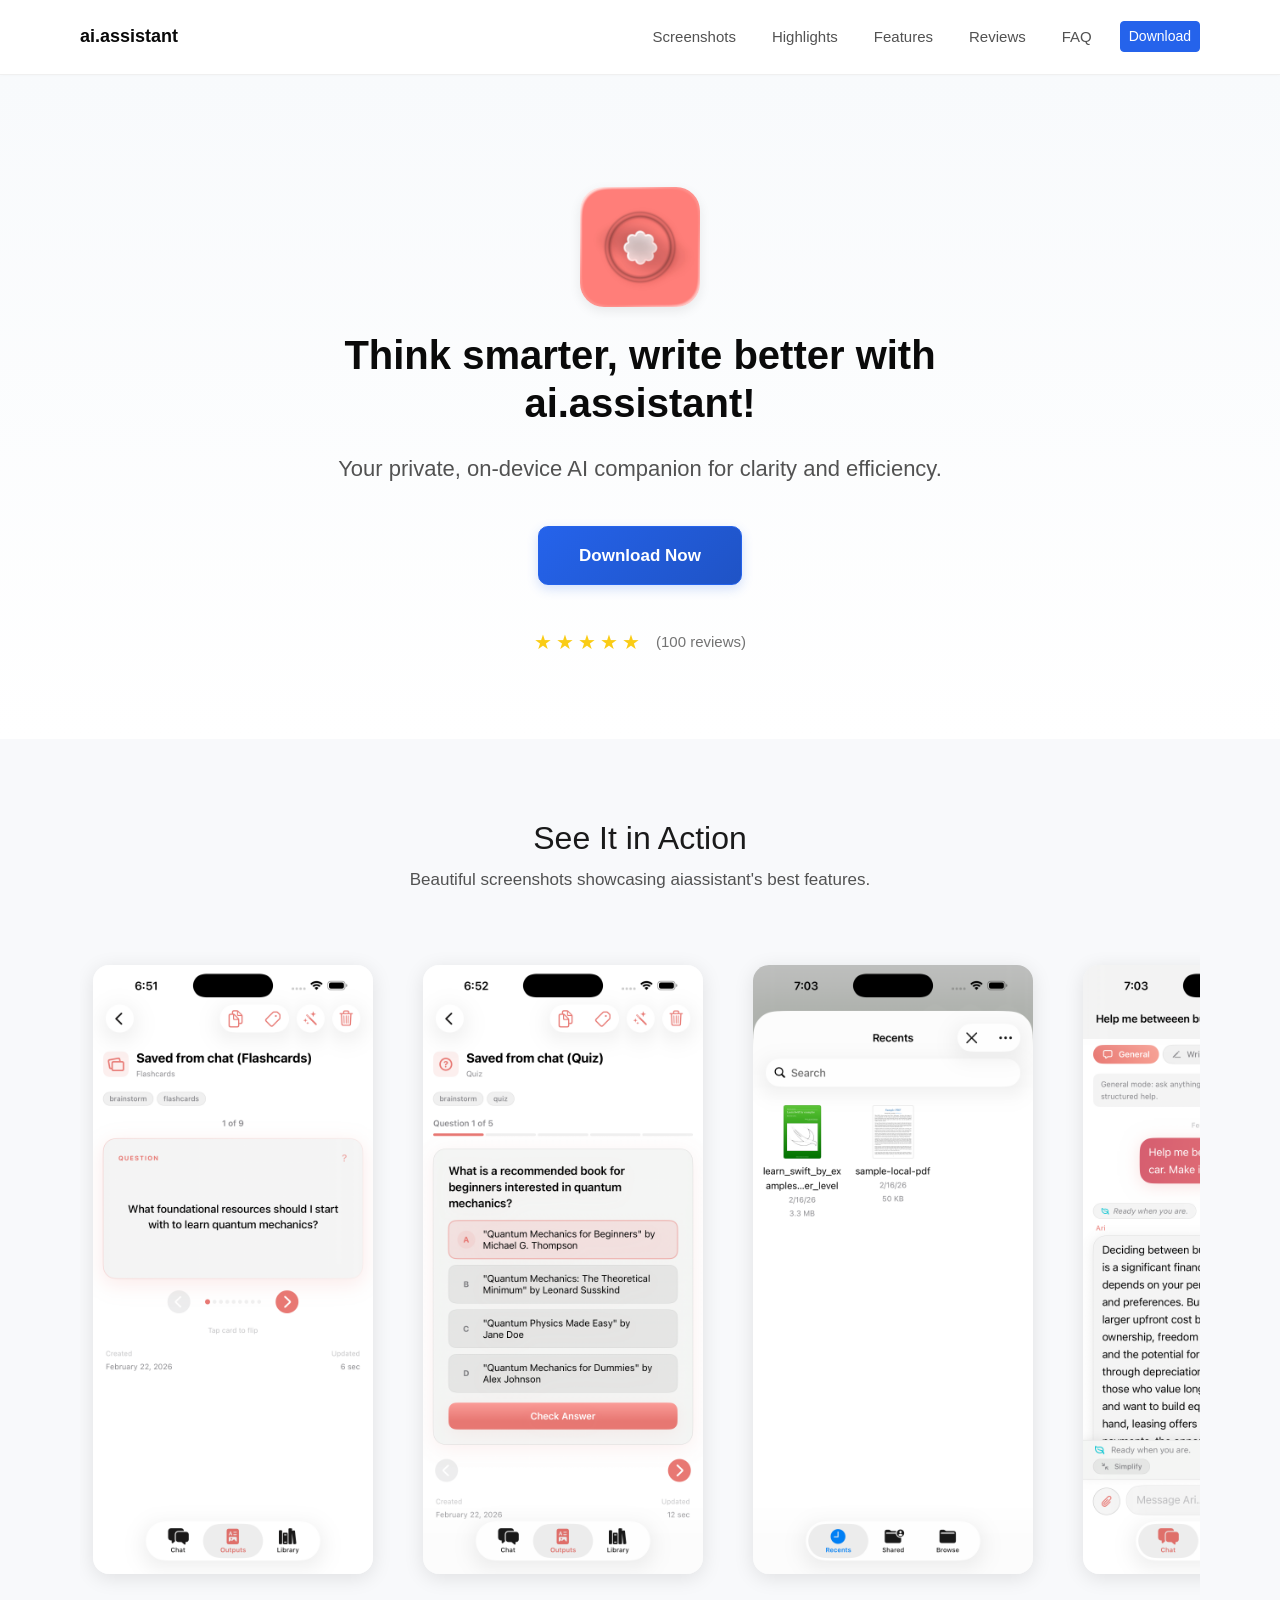
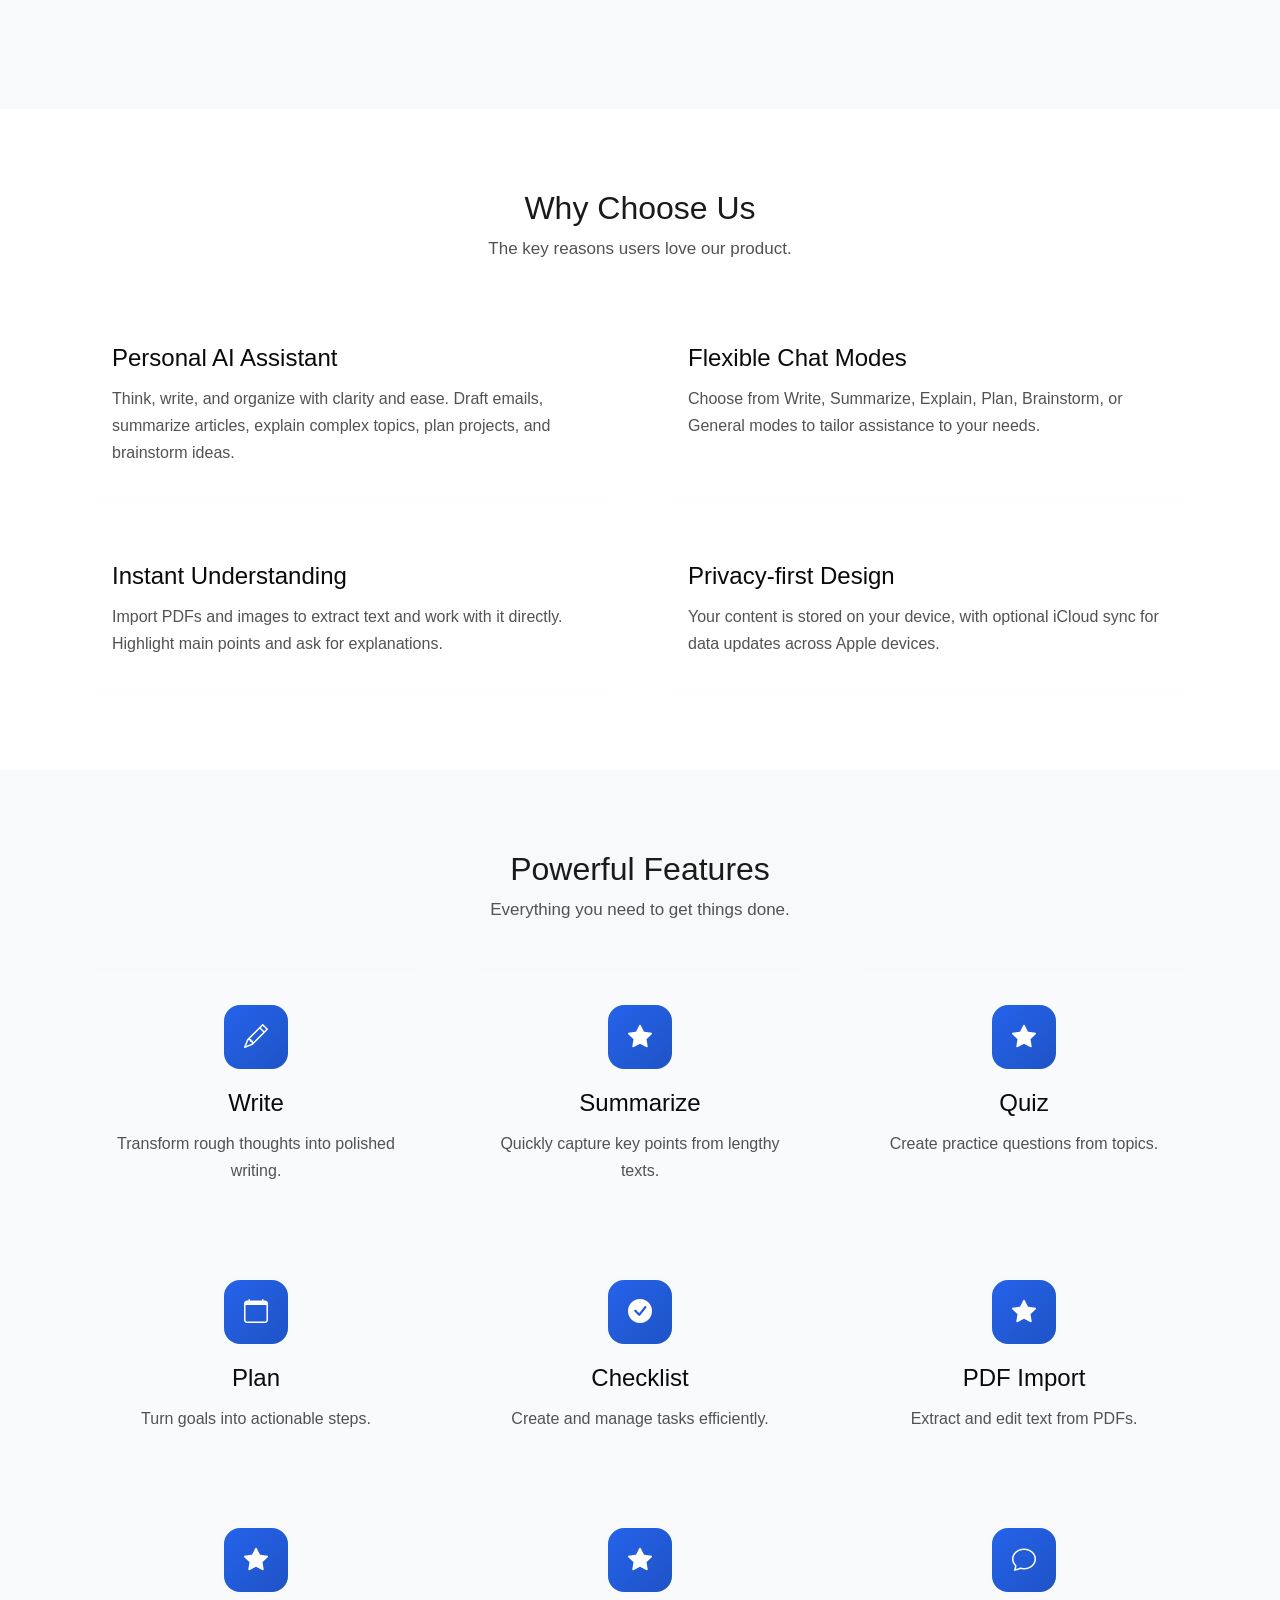
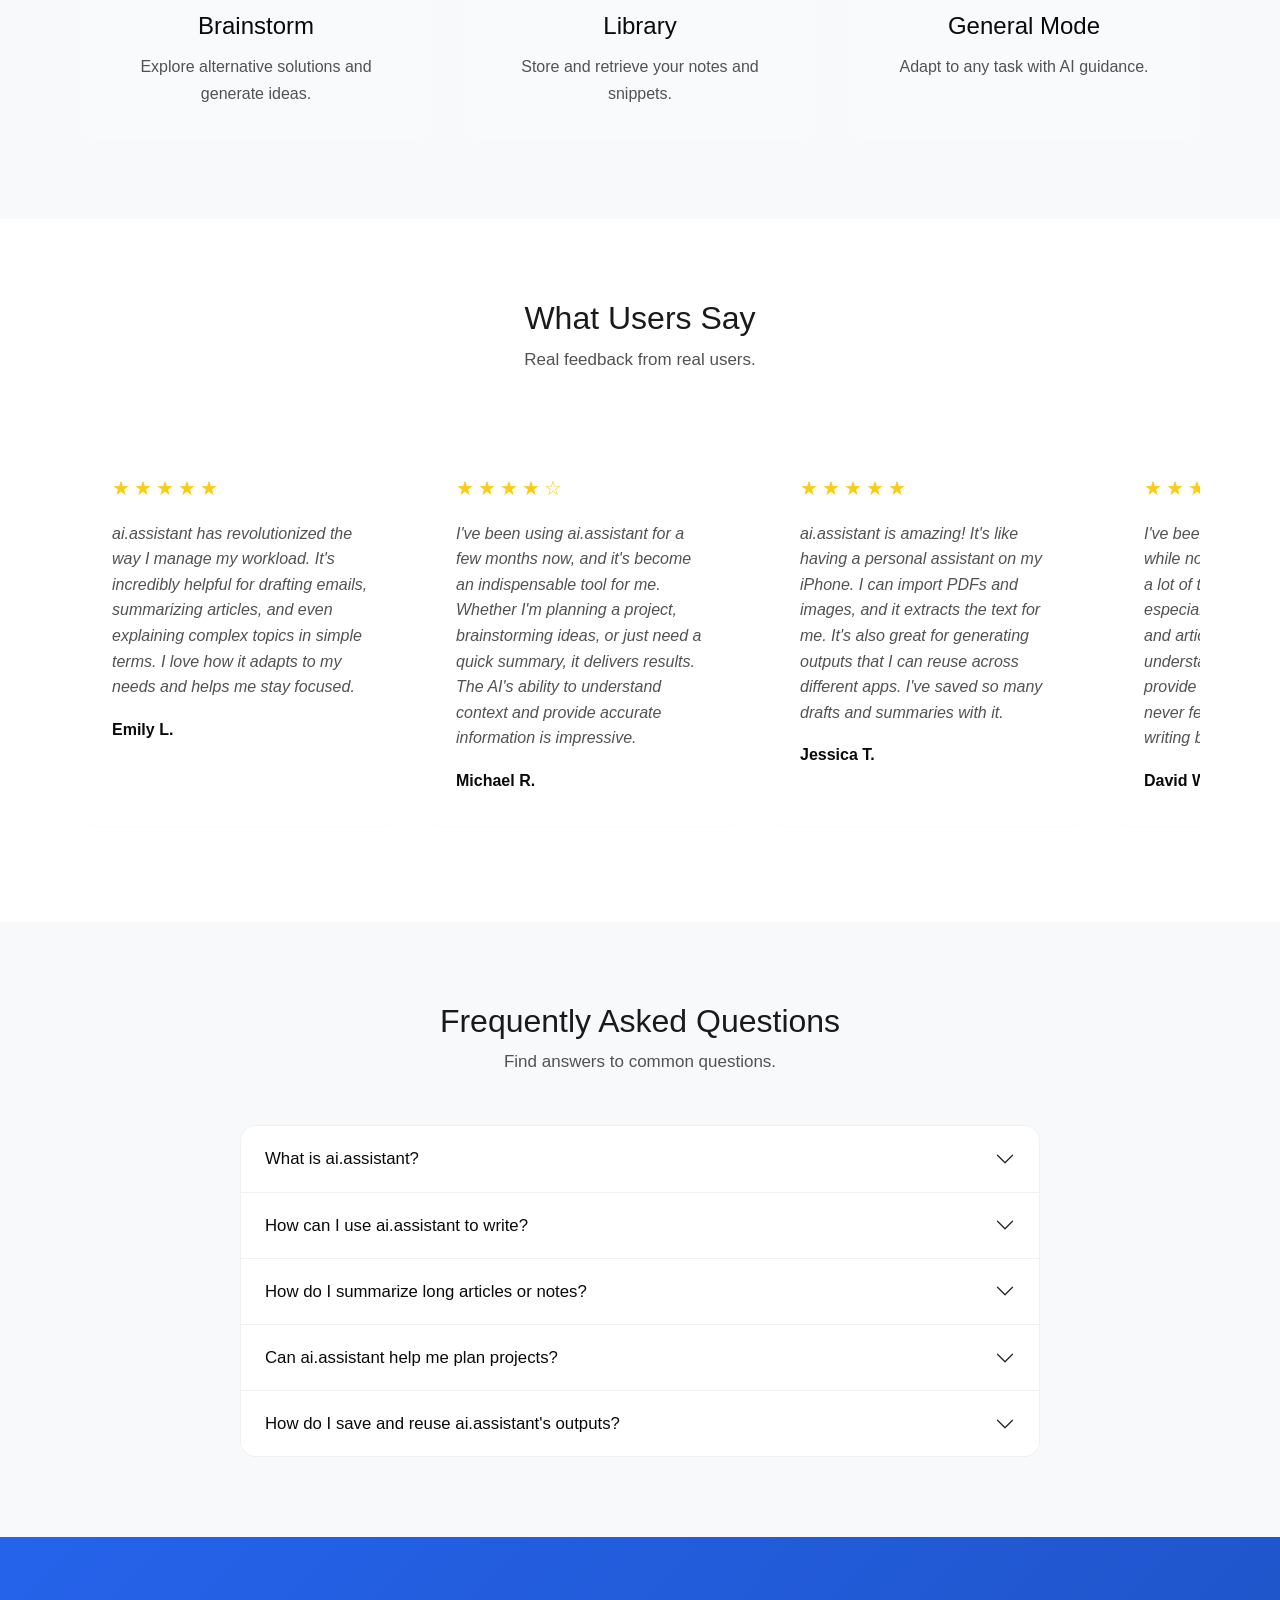
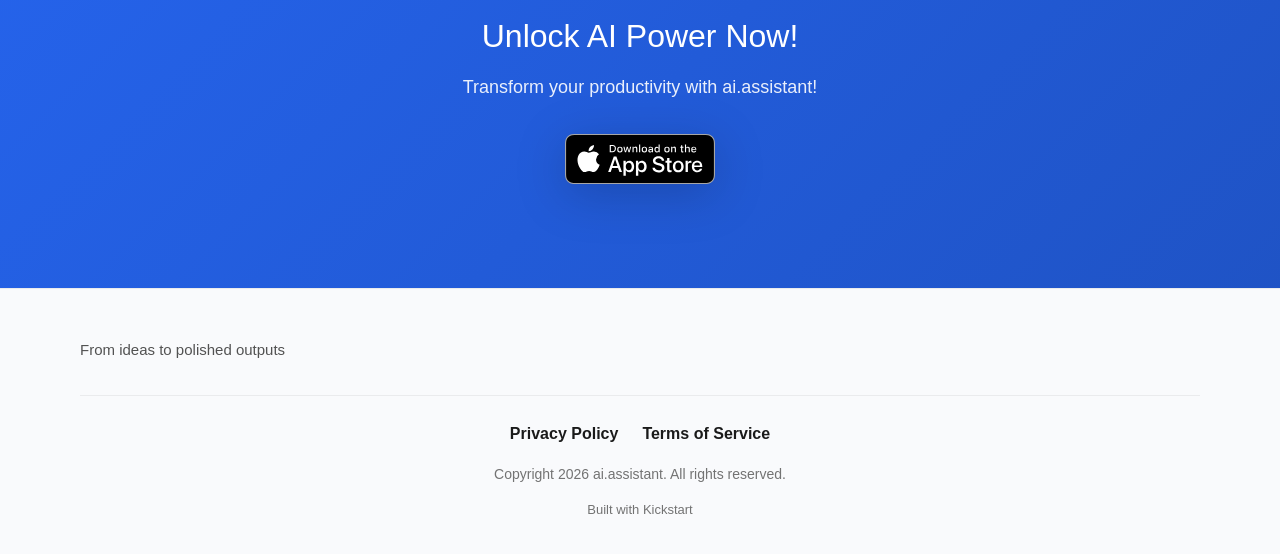
<file: index.html>
<!doctype html>
<html lang="en" data-light-theme="light" data-dark-theme="dark">
  <head>
    <base href="./" />
    <meta property="og:site_name" content="ai.assistant" />
    <meta property="og:title" content="Home" />
    <meta name="twitter:title" content="Home" />
    <meta property="og:url" content="https://example.com/" />
    <meta name="twitter:domain" content="example.com" />
    <meta name="twitter:card" content="summary_large_image" />
    <meta name="twitter:dnt" content="on" />
    <meta charset="utf-8" />
    <meta name="viewport" content="width=device-width, initial-scale=1" />
    <meta name="author" content="Developer" />
    <meta name="generator" content="Ignite v0.6.0" />
    <title>Home</title>
    <link href="css/bootstrap.min.css" rel="stylesheet" />
    <link href="css/bootstrap-icons.min.css" rel="stylesheet" />
    <link href="css/ignite-core.min.css" rel="stylesheet" />
    <link href="https://example.com/" rel="canonical" />
    <link href="images/favicon.png" rel="icon" />
    <link href="css/styles.css" rel="stylesheet" />
    <style>
:root {
    --primary-color: #2563eb;
    --primary-rgb: 37, 99, 235;
    --font-family: -apple-system, BlinkMacSystemFont, 'Segoe UI', Roboto, 'Helvetica Neue', Arial, sans-serif;
    color-scheme: light dark;
}
</style>
    <meta name="apple-itunes-app" content="app-id=6759457807" />
  </head>
  <body data-site-classes="site-shell">
    <header>
      <nav class="site-header navbar navbar-expand-md">
        <div class="container flex-wrap flex-lg-nowrap">
          <div class="me-2 me-md-auto">
            <a href="index.html" class="brand-link d-inline-flex align-items-center navbar-brand"><span class="brand-name">ai.assistant</span></a>
          </div>
          <button type="button" class="navbar-toggler btn" data-bs-toggle="collapse" data-bs-target="#navbarCollapse" aria-controls="navbarCollapse" aria-expanded="false" aria-label="Toggle navigation"><span class="navbar-toggler-icon"></span></button>
          <div id="navbarCollapse" class="collapse navbar-collapse">
            <ul class="navbar-nav mb-2 mb-md-0 col justify-content-end">
              <li class="nav-item"><a href="#screenshots" class="nav-link text-nowrap">Screenshots</a></li>
              <li class="nav-item"><a href="#highlights" class="nav-link text-nowrap">Highlights</a></li>
              <li class="nav-item"><a href="#features" class="nav-link text-nowrap">Features</a></li>
              <li class="nav-item"><a href="#testimonials" class="nav-link text-nowrap">Reviews</a></li>
              <li class="nav-item"><a href="#faq" class="nav-link text-nowrap">FAQ</a></li>
              <li class="nav-item"><a href="https://apps.apple.com/app/id6759457807" class="text-nowrap btn btn-sm btn-primary">Download</a></li>
            </ul>
          </div>
        </div>
      </nav>
    </header>
    <main class="site-main">
      <div class="ig-main-content">
        <div id="hero" class="hero hero-centered">
          <div class="container">
            <div class="hero-content">
              <img src="images/app-icon.png" alt="App Icon" class="hero-app-icon" />
              <h1 class="hero-title">Think smarter, write better with ai.assistant!</h1>
              <p class="hero-subtitle">Your private, on-device AI companion for clarity and efficiency.</p>
              <div class="hero-cta">
                <a href="https://apps.apple.com/app/id6759457807" class="cta-button cta-button-primary btn btn-primary">Download Now</a>
              </div>
              <div class="hero-rating">
                <div class="rating-stars">
                  <span class="star">★</span>
                  <span class="star">★</span>
                  <span class="star">★</span>
                  <span class="star">★</span>
                  <span class="star">★</span>
                </div>
                <p class="rating-text"><span class="rating-count">(100 reviews)</span></p>
              </div>
            </div>
          </div>
        </div>
        <div id="screenshots" class="screenshots-section screenshots-carousel">
          <div class="container">
            <div class="section-header">
              <h2>See It in Action</h2>
              <p class="section-description">Beautiful screenshots showcasing aiassistant's best features.</p>
            </div>
            <div class="screenshots-container">
              <div class="screenshots-scroll">
                <div class="screenshot-card">
                  <button type="button" class="screenshot-trigger btn" data-bs-toggle="modal" data-bs-target="#screenshot-modal-0"><img src="images/screenshots/iphone:en_11.png" alt="save output" class="screenshot-image" /></button>
                </div>
                <div class="screenshot-card">
                  <button type="button" class="screenshot-trigger btn" data-bs-toggle="modal" data-bs-target="#screenshot-modal-1"><img src="images/screenshots/iphone:en_10.png" alt="Guide flashcards" class="screenshot-image" /></button>
                </div>
                <div class="screenshot-card">
                  <button type="button" class="screenshot-trigger btn" data-bs-toggle="modal" data-bs-target="#screenshot-modal-2"><img src="images/screenshots/iphone:en_09.png" alt="upload pdf" class="screenshot-image" /></button>
                </div>
                <div class="screenshot-card">
                  <button type="button" class="screenshot-trigger btn" data-bs-toggle="modal" data-bs-target="#screenshot-modal-3"><img src="images/screenshots/iphone:en_08.png" alt="chat with ai assistant" class="screenshot-image" /></button>
                </div>
                <div class="screenshot-card">
                  <button type="button" class="screenshot-trigger btn" data-bs-toggle="modal" data-bs-target="#screenshot-modal-4"><img src="images/screenshots/iphone:en_07.png" alt="Have a conversation" class="screenshot-image" /></button>
                </div>
                <div class="screenshot-card">
                  <button type="button" class="screenshot-trigger btn" data-bs-toggle="modal" data-bs-target="#screenshot-modal-5"><img src="images/screenshots/iphone:en_06.png" alt="Summarize" class="screenshot-image" /></button>
                </div>
              </div>
            </div>
            <div id="screenshot-modal-0" tabindex="-1" class="modal fade screenshot-modal" aria-labelledby="screenshotModalLabel0" aria-hidden="true">
              <div class="modal-dialog modal-lg modal-dialog-centered">
                <div class="modal-content">
                  <div class="modal-header">
                    <h4>Screenshot 1</h4>
                    <button type="button" class="btn btn-close" data-bs-dismiss="modal" label="Close"></button>
                  </div>
                  <div class="modal-body text-center">
                    <img src="images/screenshots/iphone:en_11.png" alt="save output" class="img-fluid screenshot-lightbox-image" />
                  </div>
                </div>
              </div>
            </div>
            <div id="screenshot-modal-1" tabindex="-1" class="modal fade screenshot-modal" aria-labelledby="screenshotModalLabel1" aria-hidden="true">
              <div class="modal-dialog modal-lg modal-dialog-centered">
                <div class="modal-content">
                  <div class="modal-header">
                    <h4>Screenshot 2</h4>
                    <button type="button" class="btn btn-close" data-bs-dismiss="modal" label="Close"></button>
                  </div>
                  <div class="modal-body text-center">
                    <img src="images/screenshots/iphone:en_10.png" alt="Guide flashcards" class="img-fluid screenshot-lightbox-image" />
                  </div>
                </div>
              </div>
            </div>
            <div id="screenshot-modal-2" tabindex="-1" class="modal fade screenshot-modal" aria-labelledby="screenshotModalLabel2" aria-hidden="true">
              <div class="modal-dialog modal-lg modal-dialog-centered">
                <div class="modal-content">
                  <div class="modal-header">
                    <h4>Screenshot 3</h4>
                    <button type="button" class="btn btn-close" data-bs-dismiss="modal" label="Close"></button>
                  </div>
                  <div class="modal-body text-center">
                    <img src="images/screenshots/iphone:en_09.png" alt="upload pdf" class="img-fluid screenshot-lightbox-image" />
                  </div>
                </div>
              </div>
            </div>
            <div id="screenshot-modal-3" tabindex="-1" class="modal fade screenshot-modal" aria-labelledby="screenshotModalLabel3" aria-hidden="true">
              <div class="modal-dialog modal-lg modal-dialog-centered">
                <div class="modal-content">
                  <div class="modal-header">
                    <h4>Screenshot 4</h4>
                    <button type="button" class="btn btn-close" data-bs-dismiss="modal" label="Close"></button>
                  </div>
                  <div class="modal-body text-center">
                    <img src="images/screenshots/iphone:en_08.png" alt="chat with ai assistant" class="img-fluid screenshot-lightbox-image" />
                  </div>
                </div>
              </div>
            </div>
            <div id="screenshot-modal-4" tabindex="-1" class="modal fade screenshot-modal" aria-labelledby="screenshotModalLabel4" aria-hidden="true">
              <div class="modal-dialog modal-lg modal-dialog-centered">
                <div class="modal-content">
                  <div class="modal-header">
                    <h4>Screenshot 5</h4>
                    <button type="button" class="btn btn-close" data-bs-dismiss="modal" label="Close"></button>
                  </div>
                  <div class="modal-body text-center">
                    <img src="images/screenshots/iphone:en_07.png" alt="Have a conversation" class="img-fluid screenshot-lightbox-image" />
                  </div>
                </div>
              </div>
            </div>
            <div id="screenshot-modal-5" tabindex="-1" class="modal fade screenshot-modal" aria-labelledby="screenshotModalLabel5" aria-hidden="true">
              <div class="modal-dialog modal-lg modal-dialog-centered">
                <div class="modal-content">
                  <div class="modal-header">
                    <h4>Screenshot 6</h4>
                    <button type="button" class="btn btn-close" data-bs-dismiss="modal" label="Close"></button>
                  </div>
                  <div class="modal-body text-center">
                    <img src="images/screenshots/iphone:en_06.png" alt="Summarize" class="img-fluid screenshot-lightbox-image" />
                  </div>
                </div>
              </div>
            </div>
          </div>
        </div>
        <div id="highlights" class="highlights-section highlights-grid-multiple-of-two">
          <div class="container">
            <div class="section-header">
              <h2>Why Choose Us</h2>
              <p class="section-description">The key reasons users love our product.</p>
            </div>
            <div class="highlights-grid">
              <div class="highlight-card">
                <h4 class="highlight-title">Personal AI Assistant</h4>
                <p class="highlight-description">Think, write, and organize with clarity and ease. Draft emails, summarize articles, explain complex topics, plan projects, and brainstorm ideas.</p>
              </div>
              <div class="highlight-card">
                <h4 class="highlight-title">Flexible Chat Modes</h4>
                <p class="highlight-description">Choose from Write, Summarize, Explain, Plan, Brainstorm, or General modes to tailor assistance to your needs.</p>
              </div>
              <div class="highlight-card">
                <h4 class="highlight-title">Instant Understanding</h4>
                <p class="highlight-description">Import PDFs and images to extract text and work with it directly. Highlight main points and ask for explanations.</p>
              </div>
              <div class="highlight-card">
                <h4 class="highlight-title">Privacy-first Design</h4>
                <p class="highlight-description">Your content is stored on your device, with optional iCloud sync for data updates across Apple devices.</p>
              </div>
            </div>
          </div>
        </div>
        <div id="features" class="features-section features-grid-layout features-grid-multiple-of-three">
          <div class="container">
            <div class="section-header">
              <h2>Powerful Features</h2>
              <p class="section-description">Everything you need to get things done.</p>
            </div>
            <div class="features-grid">
              <div class="feature-card">
                <div class="feature-icon">
                  <i class="feature-icon-image bi-pencil"></i>
                </div>
                <h4 class="feature-title">Write</h4>
                <p class="feature-description">Transform rough thoughts into polished writing.</p>
              </div>
              <div class="feature-card">
                <div class="feature-icon">
                  <i class="feature-icon-image bi-star-fill"></i>
                </div>
                <h4 class="feature-title">Summarize</h4>
                <p class="feature-description">Quickly capture key points from lengthy texts.</p>
              </div>
              <div class="feature-card">
                <div class="feature-icon">
                  <i class="feature-icon-image bi-star-fill"></i>
                </div>
                <h4 class="feature-title">Quiz</h4>
                <p class="feature-description">Create practice questions from topics.</p>
              </div>
              <div class="feature-card">
                <div class="feature-icon">
                  <i class="feature-icon-image bi-calendar"></i>
                </div>
                <h4 class="feature-title">Plan</h4>
                <p class="feature-description">Turn goals into actionable steps.</p>
              </div>
              <div class="feature-card">
                <div class="feature-icon">
                  <i class="feature-icon-image bi-check-circle-fill"></i>
                </div>
                <h4 class="feature-title">Checklist</h4>
                <p class="feature-description">Create and manage tasks efficiently.</p>
              </div>
              <div class="feature-card">
                <div class="feature-icon">
                  <i class="feature-icon-image bi-star-fill"></i>
                </div>
                <h4 class="feature-title">PDF Import</h4>
                <p class="feature-description">Extract and edit text from PDFs.</p>
              </div>
              <div class="feature-card">
                <div class="feature-icon">
                  <i class="feature-icon-image bi-star-fill"></i>
                </div>
                <h4 class="feature-title">Brainstorm</h4>
                <p class="feature-description">Explore alternative solutions and generate ideas.</p>
              </div>
              <div class="feature-card">
                <div class="feature-icon">
                  <i class="feature-icon-image bi-star-fill"></i>
                </div>
                <h4 class="feature-title">Library</h4>
                <p class="feature-description">Store and retrieve your notes and snippets.</p>
              </div>
              <div class="feature-card">
                <div class="feature-icon">
                  <i class="feature-icon-image bi-chat"></i>
                </div>
                <h4 class="feature-title">General Mode</h4>
                <p class="feature-description">Adapt to any task with AI guidance.</p>
              </div>
            </div>
          </div>
        </div>
        <div id="reviews" class="testimonials-section testimonials-carousel">
          <div class="container">
            <div class="section-header">
              <h2>What Users Say</h2>
              <p class="section-description">Real feedback from real users.</p>
            </div>
            <div class="testimonials-scroll">
              <div class="testimonial-card">
                <div class="testimonial-rating">
                  <span class="star">★</span>
                  <span class="star">★</span>
                  <span class="star">★</span>
                  <span class="star">★</span>
                  <span class="star">★</span>
                </div>
                <p class="testimonial-quote">ai.assistant has revolutionized the way I manage my workload. It's incredibly helpful for drafting emails, summarizing articles, and even explaining complex topics in simple terms. I love how it adapts to my needs and helps me stay focused.</p>
                <p class="testimonial-author">Emily L.</p>
              </div>
              <div class="testimonial-card">
                <div class="testimonial-rating">
                  <span class="star">★</span>
                  <span class="star">★</span>
                  <span class="star">★</span>
                  <span class="star">★</span>
                  <span class="star">☆</span>
                </div>
                <p class="testimonial-quote">I've been using ai.assistant for a few months now, and it's become an indispensable tool for me. Whether I'm planning a project, brainstorming ideas, or just need a quick summary, it delivers results. The AI's ability to understand context and provide accurate information is impressive.</p>
                <p class="testimonial-author">Michael R.</p>
              </div>
              <div class="testimonial-card">
                <div class="testimonial-rating">
                  <span class="star">★</span>
                  <span class="star">★</span>
                  <span class="star">★</span>
                  <span class="star">★</span>
                  <span class="star">★</span>
                </div>
                <p class="testimonial-quote">ai.assistant is amazing! It's like having a personal assistant on my iPhone. I can import PDFs and images, and it extracts the text for me. It's also great for generating outputs that I can reuse across different apps. I've saved so many drafts and summaries with it.</p>
                <p class="testimonial-author">Jessica T.</p>
              </div>
              <div class="testimonial-card">
                <div class="testimonial-rating">
                  <span class="star">★</span>
                  <span class="star">★</span>
                  <span class="star">★</span>
                  <span class="star">★</span>
                  <span class="star">☆</span>
                </div>
                <p class="testimonial-quote">I've been using ai.assistant for a while now, and it's helped me save a lot of time and effort. It's especially useful for writing essays and articles. The AI's ability to understand my writing style and provide suggestions is great. I've never felt so confident about my writing before.</p>
                <p class="testimonial-author">David W.</p>
              </div>
            </div>
          </div>
        </div>
        <div id="faq" class="faq-section">
          <div class="container">
            <div class="section-header">
              <h2>Frequently Asked Questions</h2>
              <p class="section-description">Find answers to common questions.</p>
            </div>
            <div class="faq-content faq-accordion-layout">
              <div id="accordionLY8pV" class="faq-accordion accordion">
                <div class="accordion-item">
                  <h2 class="accordion-header"><button type="button" class="accordion-button collapsed btn" data-bs-toggle="collapse" data-bs-target="#accordionLY8pV-itemWNiGj" aria-expanded="false" aria-controls="accordionLY8pV-itemWNiGj">What is ai.assistant?</button></h2>
                  <div id="accordionLY8pV-itemWNiGj" class="accordion-collapse collapse" data-bs-parent="#accordionLY8pV">
                    <div class="accordion-body">
                      <p class="faq-answer">ai.assistant is a private, on-device AI companion that helps you think, write, and organize with clarity. It can draft emails, summarize articles, explain complex topics, plan projects, and brainstorm ideas.</p>
                    </div>
                  </div>
                </div>
                <div class="accordion-item">
                  <h2 class="accordion-header"><button type="button" class="accordion-button collapsed btn" data-bs-toggle="collapse" data-bs-target="#accordionLY8pV-itemNE8Fn" aria-expanded="false" aria-controls="accordionLY8pV-itemNE8Fn">How can I use ai.assistant to write?</button></h2>
                  <div id="accordionLY8pV-itemNE8Fn" class="accordion-collapse collapse" data-bs-parent="#accordionLY8pV">
                    <div class="accordion-body">
                      <p class="faq-answer">You can use ai.assistant's 'Write' mode to turn rough thoughts into clear writing. It can draft emails, essays, and blog posts, rewrite messages to be shorter, friendlier, or more professional, and polish wording while keeping your own voice.</p>
                    </div>
                  </div>
                </div>
                <div class="accordion-item">
                  <h2 class="accordion-header"><button type="button" class="accordion-button collapsed btn" data-bs-toggle="collapse" data-bs-target="#accordionLY8pV-itemcCDEO" aria-expanded="false" aria-controls="accordionLY8pV-itemcCDEO">How do I summarize long articles or notes?</button></h2>
                  <div id="accordionLY8pV-itemcCDEO" class="accordion-collapse collapse" data-bs-parent="#accordionLY8pV">
                    <div class="accordion-body">
                      <p class="faq-answer">You can use ai.assistant's 'Summarize' mode to get to the point in seconds. It can turn long articles or notes into key takeaways, generate TL;DRs, and compare multiple summaries to decide what matters.</p>
                    </div>
                  </div>
                </div>
                <div class="accordion-item">
                  <h2 class="accordion-header"><button type="button" class="accordion-button collapsed btn" data-bs-toggle="collapse" data-bs-target="#accordionLY8pV-itemrw7RB" aria-expanded="false" aria-controls="accordionLY8pV-itemrw7RB">Can ai.assistant help me plan projects?</button></h2>
                  <div id="accordionLY8pV-itemrw7RB" class="accordion-collapse collapse" data-bs-parent="#accordionLY8pV">
                    <div class="accordion-body">
                      <p class="faq-answer">Yes, ai.assistant can help you plan projects by creating checklists for trips, events, or errands, mapping out study schedules or project timelines, and turning vague ideas into ordered action plans.</p>
                    </div>
                  </div>
                </div>
                <div class="accordion-item">
                  <h2 class="accordion-header"><button type="button" class="accordion-button collapsed btn" data-bs-toggle="collapse" data-bs-target="#accordionLY8pV-itemk697r" aria-expanded="false" aria-controls="accordionLY8pV-itemk697r">How do I save and reuse ai.assistant's outputs?</button></h2>
                  <div id="accordionLY8pV-itemk697r" class="accordion-collapse collapse" data-bs-parent="#accordionLY8pV">
                    <div class="accordion-body">
                      <p class="faq-answer">You can save drafts, summaries, plans, checklists, quizzes, flashcards, and more as Outputs. You can organize them by type, topic, or project, search, tag, and filter to find exactly what you need, and copy and reuse outputs across apps in seconds.</p>
                    </div>
                  </div>
                </div>
              </div>
            </div>
          </div>
        </div>
        <div id="download" class="download-section">
          <div class="container">
            <div class="download-content">
              <h2>Unlock AI Power Now!</h2>
              <p class="download-description">Transform your productivity with ai.assistant!</p>
              <div class="store-badges">
                <a href="https://apps.apple.com/app/id6759457807" class="store-badge-link"><img src="images/app-store-download-black.svg" alt="Download on the App Store" class="store-badge store-badge-light-mode" /><img src="images/app-store-download-white.svg" alt="Download on the App Store" class="store-badge store-badge-dark-mode" /></a>
              </div>
            </div>
          </div>
        </div>
      </div>
    </main>
    <div class="site-footer">
      <div class="container">
        <div class="footer-content">
          <div class="footer-brand">
            <p class="footer-tagline">From ideas to polished outputs</p>
          </div>
        </div>
        <div class="footer-copyright">
          <div class="footer-links">
            <a href="privacy/index.html" class="footer-privacy-link">Privacy Policy</a>
            <a href="https://www.apple.com/legal/internet-services/itunes/dev/stdeula" class="footer-privacy-link">Terms of Service</a>
          </div>
          <p>Copyright 2026 ai.assistant. All rights reserved.</p>
          <a href="https://kickstart.tools" class="footer-kickstart-link">Built with Kickstart</a>
        </div>
      </div>
    </div>
    <script src="js/bootstrap.bundle.min.js"></script>
    <script src="js/ignite-core.js"></script>
  </body>
</html>
</file>
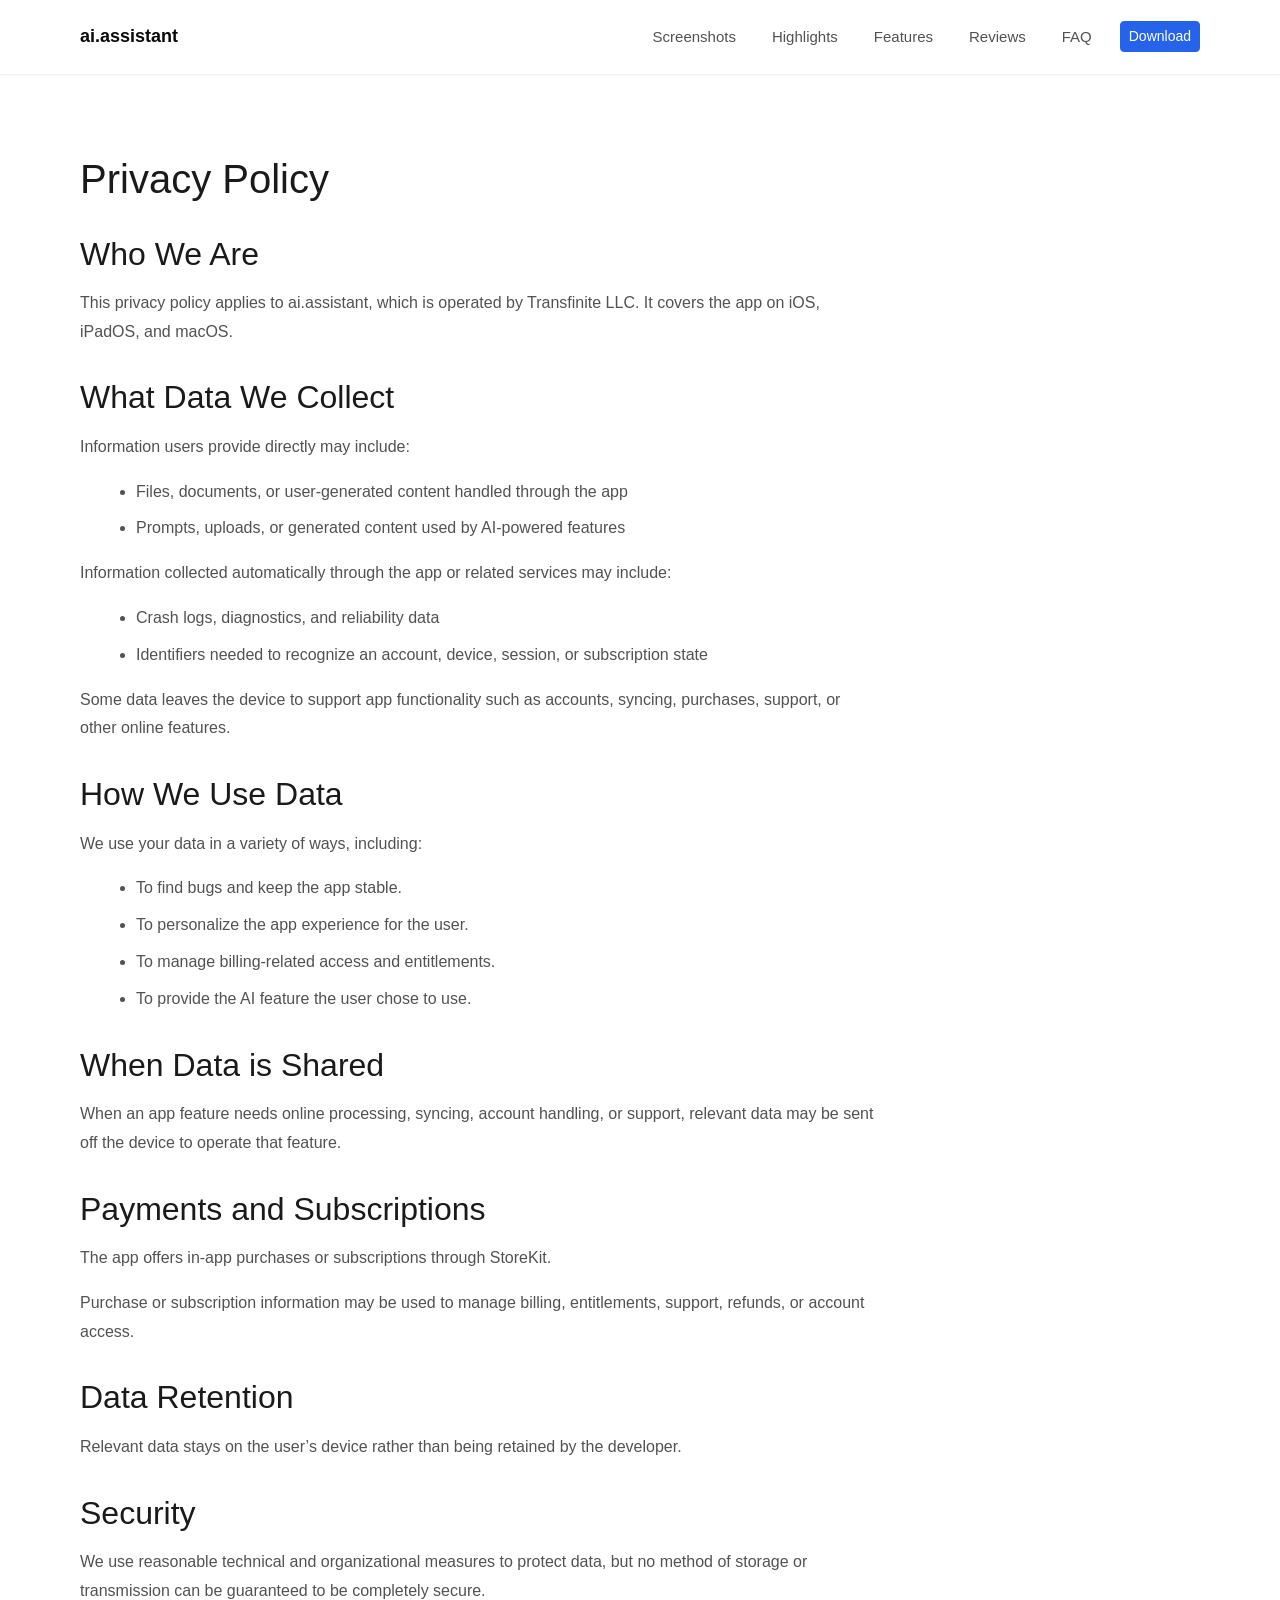
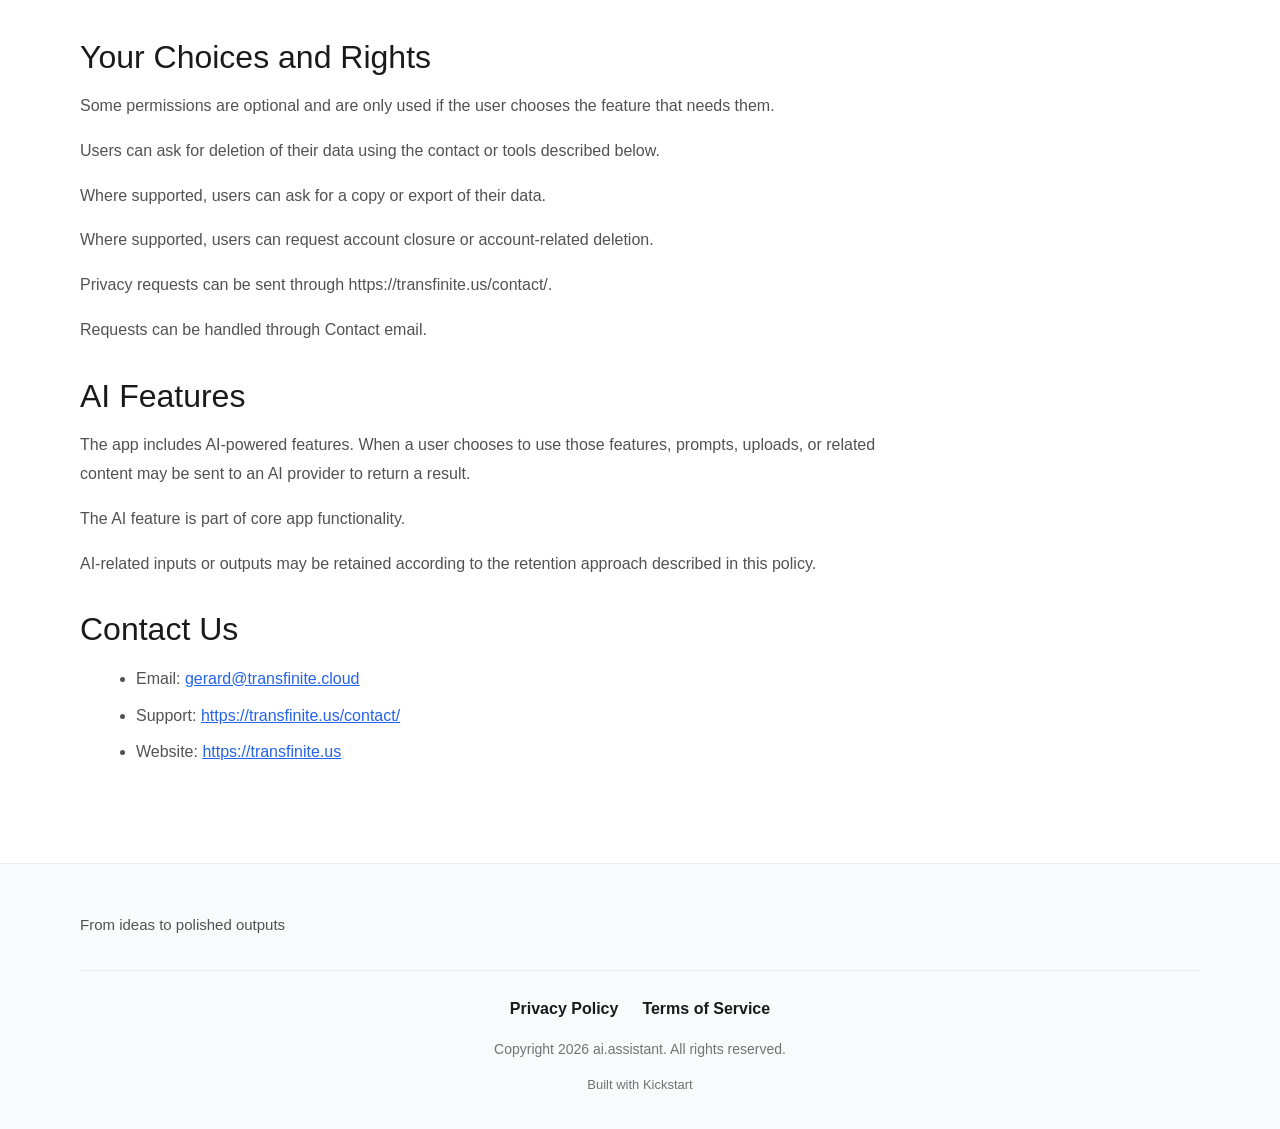
<file: privacy/index.html>
<!doctype html>
<html lang="en" data-light-theme="light" data-dark-theme="dark">
  <head>
    <base href="../" />
    <meta property="og:site_name" content="ai.assistant" />
    <meta property="og:title" content="Privacy Policy" />
    <meta name="twitter:title" content="Privacy Policy" />
    <meta property="og:url" content="https://example.com/privacy" />
    <meta name="twitter:domain" content="example.com" />
    <meta name="twitter:card" content="summary_large_image" />
    <meta name="twitter:dnt" content="on" />
    <meta charset="utf-8" />
    <meta name="viewport" content="width=device-width, initial-scale=1" />
    <meta name="author" content="Developer" />
    <meta name="generator" content="Ignite v0.6.0" />
    <title>Privacy Policy</title>
    <link href="css/bootstrap.min.css" rel="stylesheet" />
    <link href="css/bootstrap-icons.min.css" rel="stylesheet" />
    <link href="css/ignite-core.min.css" rel="stylesheet" />
    <link href="https://example.com/privacy" rel="canonical" />
    <link href="images/favicon.png" rel="icon" />
    <link href="css/styles.css" rel="stylesheet" />
    <style>
:root {
    --primary-color: #2563eb;
    --primary-rgb: 37, 99, 235;
    --font-family: -apple-system, BlinkMacSystemFont, 'Segoe UI', Roboto, 'Helvetica Neue', Arial, sans-serif;
    color-scheme: light dark;
}
</style>
    <meta name="apple-itunes-app" content="app-id=6759457807" />
  </head>
  <body data-site-classes="site-shell">
    <header>
      <nav class="site-header navbar navbar-expand-md">
        <div class="container flex-wrap flex-lg-nowrap">
          <div class="me-2 me-md-auto">
            <a href="index.html" class="brand-link d-inline-flex align-items-center navbar-brand"><span class="brand-name">ai.assistant</span></a>
          </div>
          <button type="button" class="navbar-toggler btn" data-bs-toggle="collapse" data-bs-target="#navbarCollapse" aria-controls="navbarCollapse" aria-expanded="false" aria-label="Toggle navigation"><span class="navbar-toggler-icon"></span></button>
          <div id="navbarCollapse" class="collapse navbar-collapse">
            <ul class="navbar-nav mb-2 mb-md-0 col justify-content-end">
              <li class="nav-item"><a href="#screenshots" class="nav-link text-nowrap">Screenshots</a></li>
              <li class="nav-item"><a href="#highlights" class="nav-link text-nowrap">Highlights</a></li>
              <li class="nav-item"><a href="#features" class="nav-link text-nowrap">Features</a></li>
              <li class="nav-item"><a href="#testimonials" class="nav-link text-nowrap">Reviews</a></li>
              <li class="nav-item"><a href="#faq" class="nav-link text-nowrap">FAQ</a></li>
              <li class="nav-item"><a href="https://apps.apple.com/app/id6759457807" class="text-nowrap btn btn-sm btn-primary">Download</a></li>
            </ul>
          </div>
        </div>
      </nav>
    </header>
    <main class="site-main">
      <div class="ig-main-content">
        <div class="privacy-page">
          <div class="container">
            <div class="privacy-content">
              <div>
                <h1>Privacy Policy</h1>
                <h2>Who We Are</h2>
                <p>This privacy policy applies to ai.assistant, which is operated by Transfinite LLC. It covers the app on iOS, iPadOS, and macOS.</p>
                <h2>What Data We Collect</h2>
                <p>Information users provide directly may include:</p>
                <ul>
                  <li>Files, documents, or user-generated content handled through the app</li>
                  <li>Prompts, uploads, or generated content used by AI-powered features</li>
                </ul>
                <p>Information collected automatically through the app or related services may include:</p>
                <ul>
                  <li>Crash logs, diagnostics, and reliability data</li>
                  <li>Identifiers needed to recognize an account, device, session, or subscription state</li>
                </ul>
                <p>Some data leaves the device to support app functionality such as accounts, syncing, purchases, support, or other online features.</p>
                <h2>How We Use Data</h2>
                <p>We use your data in a variety of ways, including:</p>
                <ul>
                  <li>To find bugs and keep the app stable.</li>
                  <li>To personalize the app experience for the user.</li>
                  <li>To manage billing-related access and entitlements.</li>
                  <li>To provide the AI feature the user chose to use.</li>
                </ul>
                <h2>When Data is Shared</h2>
                <p>When an app feature needs online processing, syncing, account handling, or support, relevant data may be sent off the device to operate that feature.</p>
                <h2>Payments and Subscriptions</h2>
                <p>The app offers in-app purchases or subscriptions through StoreKit.</p>
                <p>Purchase or subscription information may be used to manage billing, entitlements, support, refunds, or account access.</p>
                <h2>Data Retention</h2>
                <p>Relevant data stays on the user’s device rather than being retained by the developer.</p>
                <h2>Security</h2>
                <p>We use reasonable technical and organizational measures to protect data, but no method of storage or transmission can be guaranteed to be completely secure.</p>
                <h2>Your Choices and Rights</h2>
                <p>Some permissions are optional and are only used if the user chooses the feature that needs them.</p>
                <p>Users can ask for deletion of their data using the contact or tools described below.</p>
                <p>Where supported, users can ask for a copy or export of their data.</p>
                <p>Where supported, users can request account closure or account-related deletion.</p>
                <p>Privacy requests can be sent through https://transfinite.us/contact/.</p>
                <p>Requests can be handled through Contact email.</p>
                <h2>AI Features</h2>
                <p>The app includes AI-powered features. When a user chooses to use those features, prompts, uploads, or related content may be sent to an AI provider to return a result.</p>
                <p>The AI feature is part of core app functionality.</p>
                <p>AI-related inputs or outputs may be retained according to the retention approach described in this policy.</p>
                <h2>Contact Us</h2>
                <ul>
                  <li>Email: <a href="mailto:gerard@transfinite.cloud">gerard@transfinite.cloud</a></li>
                  <li>Support: <a href="https://transfinite.us/contact/">https://transfinite.us/contact/</a></li>
                  <li>Website: <a href="https://transfinite.us">https://transfinite.us</a></li>
                </ul>
              </div>
            </div>
          </div>
        </div>
      </div>
    </main>
    <div class="site-footer">
      <div class="container">
        <div class="footer-content">
          <div class="footer-brand">
            <p class="footer-tagline">From ideas to polished outputs</p>
          </div>
        </div>
        <div class="footer-copyright">
          <div class="footer-links">
            <a href="privacy/index.html" class="footer-privacy-link">Privacy Policy</a>
            <a href="https://www.apple.com/legal/internet-services/itunes/dev/stdeula" class="footer-privacy-link">Terms of Service</a>
          </div>
          <p>Copyright 2026 ai.assistant. All rights reserved.</p>
          <a href="https://kickstart.tools" class="footer-kickstart-link">Built with Kickstart</a>
        </div>
      </div>
    </div>
    <script src="js/bootstrap.bundle.min.js"></script>
    <script src="js/ignite-core.js"></script>
  </body>
</html>
</file>
<file: css/styles.css>
/* Custom styles */
:root {
    /* Theme colors - these can be overridden dynamically */
    --primary-color: #2563eb;
    --primary-hover: color-mix(in srgb, var(--primary-color) 84%, black);
    --primary-rgb: 37, 99, 235;

    /* Text colors */
    --text-dark: #0a0a0a;
    --text-primary: #1a1a1a;
    --text-muted: #525252;
    --text-light: #737373;
    --text-secondary: var(--text-muted);

    /* Background colors */
    --bg-page: #ffffff;
    --bg-light: #f8fafc;
    --bg-card: #ffffff;
    --bg-primary: var(--bg-page);
    --bg-secondary: var(--bg-light);
    --surface-elevated: color-mix(in srgb, var(--bg-page) 92%, transparent);
    --section-surface-a: var(--bg-page);
    --section-surface-b: #f8f9fb;

    /* Border and shadow */
    --border-color: rgba(0, 0, 0, 0.06);
    --shadow-sm: 0 1px 3px rgba(0, 0, 0, 0.02);
    --shadow-md: 0 4px 12px rgba(0, 0, 0, 0.08);
    --shadow-lg: 0 8px 24px rgba(0, 0, 0, 0.12);

    /* Special colors */
    --star-color: #facc15;

    /* Font families */
    --font-family-system: -apple-system, BlinkMacSystemFont, "Segoe UI", "Roboto", "Helvetica Neue", sans-serif;
    --font-family-serif: Georgia, "Times New Roman", Times, serif;
    --font-family-mono: "SF Mono", Menlo, Monaco, Consolas, monospace;
    --font-family: var(--font-family-system);

    /* Spacing scale */
    --spacing-xs: 0.25rem;
    --spacing-sm: 0.5rem;
    --spacing-md: 1rem;
    --spacing-lg: 1.5rem;
    --spacing-xl: 2rem;
    --spacing-2xl: 3rem;
    --spacing-3xl: 5rem;

    /* Border radius */
    --radius-sm: 0.375rem;
    --radius-md: 0.625rem;
    --radius-lg: 1rem;
    --border-radius-sm: var(--radius-sm);
    --border-radius-md: var(--radius-md);
    --border-radius-lg: var(--radius-lg);
    --section-padding-y: var(--spacing-3xl);
    --section-padding: var(--section-padding-y) 0;
    --bs-primary: var(--primary-color);
    --bs-primary-rgb: var(--primary-rgb);
    --bs-link-color: var(--primary-color);
    --bs-link-color-rgb: var(--primary-rgb);
    --bs-link-hover-color: var(--primary-hover);
    --bs-link-hover-color-rgb: var(--primary-rgb);
}

/* Dark mode via class */
body[data-site-classes~="dark-mode"] {
    --text-dark: #fafafa;
    --text-primary: #e5e5e5;
    --text-muted: #a1a1aa;
    --text-light: #71717a;
    --text-secondary: var(--text-muted);
    --bg-page: #0a0a0a;
    --bg-light: #18181b;
    --bg-card: #27272a;
    --bg-primary: var(--bg-page);
    --bg-secondary: var(--bg-light);
    --surface-elevated: rgba(10, 10, 10, 0.92);
    --section-surface-a: var(--bg-page);
    --section-surface-b: #111114;
    --border-color: rgba(255, 255, 255, 0.1);
    --shadow-sm: 0 1px 3px rgba(0, 0, 0, 0.3);
    --shadow-md: 0 4px 12px rgba(0, 0, 0, 0.4);
    --shadow-lg: 0 8px 24px rgba(0, 0, 0, 0.5);
}

body[data-site-classes~="dark-mode"] .site-header .navbar-toggler-icon {
    background-image: url("data:image/svg+xml,%3csvg xmlns='http://www.w3.org/2000/svg' viewBox='0 0 30 30'%3e%3cpath stroke='rgba%28255,255,255,0.88%29' stroke-linecap='round' stroke-miterlimit='10' stroke-width='2' d='M4 7h22M4 15h22M4 23h22'/%3e%3c/svg%3e");
}

/* Dark mode via system preference (auto) */
@media (prefers-color-scheme: dark) {
    body:not([data-site-classes~="light-mode"]):not([data-site-classes~="dark-mode"]) {
        --text-dark: #fafafa;
        --text-primary: #e5e5e5;
        --text-muted: #a1a1aa;
        --text-light: #71717a;
        --text-secondary: var(--text-muted);
        --bg-page: #0a0a0a;
        --bg-light: #18181b;
        --bg-card: #27272a;
        --bg-primary: var(--bg-page);
        --bg-secondary: var(--bg-light);
        --surface-elevated: rgba(10, 10, 10, 0.92);
        --section-surface-a: var(--bg-page);
        --section-surface-b: #111114;
        --border-color: rgba(255, 255, 255, 0.1);
        --shadow-sm: 0 1px 3px rgba(0, 0, 0, 0.3);
        --shadow-md: 0 4px 12px rgba(0, 0, 0, 0.4);
        --shadow-lg: 0 8px 24px rgba(0, 0, 0, 0.5);
    }

    body:not([data-site-classes~="light-mode"]):not([data-site-classes~="dark-mode"]) .site-header .navbar-toggler-icon {
        background-image: url("data:image/svg+xml,%3csvg xmlns='http://www.w3.org/2000/svg' viewBox='0 0 30 30'%3e%3cpath stroke='rgba%28255,255,255,0.88%29' stroke-linecap='round' stroke-miterlimit='10' stroke-width='2' d='M4 7h22M4 15h22M4 23h22'/%3e%3c/svg%3e");
    }
}

/* Spacing density variations */
body[data-site-classes~="density-compact"] {
    --spacing-md: 0.75rem;
    --spacing-lg: 1rem;
    --spacing-xl: 1.5rem;
    --spacing-2xl: 2rem;
    --spacing-3xl: 3.5rem;
}

body[data-site-classes~="density-spacious"] {
    --spacing-md: 1.25rem;
    --spacing-lg: 2rem;
    --spacing-xl: 3rem;
    --spacing-2xl: 4rem;
    --spacing-3xl: 6rem;
}

/* Font family variations */
body[data-site-classes~="font-serif"] {
    --font-family: var(--font-family-serif);
}

body[data-site-classes~="font-mono"] {
    --font-family: var(--font-family-mono);
}

/* Base Styles */
html {
    background-color: var(--bg-page);
}

body {
    --bs-body-font-family: var(--font-family);
    --bs-body-color: var(--text-primary);
    --bs-body-bg: var(--bg-page);
    --bs-emphasis-color: var(--text-dark);
    --bs-secondary-color: var(--text-secondary);
    --bs-secondary-bg: var(--bg-secondary);
    --bs-tertiary-color: var(--text-light);
    --bs-tertiary-bg: var(--bg-light);
    --bs-border-color: var(--border-color);
    --bs-card-bg: var(--bg-card);
    --bs-card-border-color: var(--border-color);
    --bs-card-cap-bg: color-mix(in srgb, var(--bg-card) 88%, var(--bg-light));
    --bs-focus-ring-color: rgba(var(--primary-rgb), 0.15);
    margin: 0;
    font-family: var(--font-family);
    color: var(--text-primary);
    background-color: var(--bg-page);
    line-height: 1.7;
    min-height: 100vh;
    -webkit-font-smoothing: antialiased;
}

img {
    display: block;
    max-width: 100%;
}

.site-main {
    display: block;
}

.ig-main-content > .screenshots-section,
.ig-main-content > .highlights-section,
.ig-main-content > .features-section,
.ig-main-content > .testimonials-section,
.ig-main-content > .blog-posts-section,
.ig-main-content > .faq-section,
.ig-main-content > .pricing-section,
.ig-main-content > .team-section,
.ig-main-content > .video-section,
.ig-main-content > .newsletter-section,
.ig-main-content > .changelog-section,
.ig-main-content > .contact-form-section,
.ig-main-content > .custom-html-section,
.ig-main-content > .presskit-section {
    --section-surface: var(--section-surface-a);
}

.ig-main-content > .screenshots-section:nth-of-type(even),
.ig-main-content > .highlights-section:nth-of-type(even),
.ig-main-content > .features-section:nth-of-type(even),
.ig-main-content > .testimonials-section:nth-of-type(even),
.ig-main-content > .blog-posts-section:nth-of-type(even),
.ig-main-content > .faq-section:nth-of-type(even),
.ig-main-content > .pricing-section:nth-of-type(even),
.ig-main-content > .team-section:nth-of-type(even),
.ig-main-content > .video-section:nth-of-type(even),
.ig-main-content > .newsletter-section:nth-of-type(even),
.ig-main-content > .changelog-section:nth-of-type(even),
.ig-main-content > .contact-form-section:nth-of-type(even),
.ig-main-content > .custom-html-section:nth-of-type(even),
.ig-main-content > .presskit-section:nth-of-type(even) {
    --section-surface: var(--section-surface-b);
}

.container {
    max-width: 1200px;
    margin: 0 auto;
    padding: 0 1.5rem;
}

@media (min-width: 768px) {
    .container {
        padding: 0 2.5rem;
    }
}

/* Header */
.site-header {
    background: var(--surface-elevated);
    color: var(--text-primary);
    backdrop-filter: blur(12px);
    position: sticky;
    top: 0;
    z-index: 1000;
    border-bottom: 1px solid var(--border-color);
    box-shadow: var(--shadow-sm);
    padding: var(--spacing-md) 0;
    --bs-navbar-color: var(--text-muted);
    --bs-navbar-hover-color: var(--text-dark);
    --bs-navbar-active-color: var(--text-dark);
    --bs-navbar-brand-color: var(--text-dark);
    --bs-navbar-brand-hover-color: var(--text-dark);
    --bs-navbar-disabled-color: var(--text-light);
    --bs-navbar-toggler-border-color: var(--border-color);
    --bs-navbar-toggler-focus-width: 0;
}

.site-header .container {
    align-items: center;
    gap: var(--spacing-sm) var(--spacing-lg);
}

.site-header .navbar-brand {
    margin-right: 0;
    padding-top: 0;
    padding-bottom: 0;
}

.brand-link {
    display: flex;
    align-items: center;
    gap: 0.875rem;
    text-decoration: none;
    color: inherit;
    transition: transform 0.2s ease;
}

.brand-link:hover {
    transform: translateY(-1px);
    text-decoration: none;
}

.site-logo {
    height: 3rem;
    width: 3rem;
    border-radius: 0.75rem;
    border: 1px solid rgba(0, 0, 0, 0.08);
    box-shadow: 0 2px 8px rgba(0, 0, 0, 0.06);
    object-fit: cover;
}

.brand-name {
    font-size: 1.125rem;
    font-weight: 600;
    color: var(--text-dark);
}

.site-header .navbar-collapse {
    align-items: center;
}

.site-header .navbar-nav {
    align-items: flex-start;
    gap: var(--spacing-xs);
}

.site-header .nav-link,
.nav-link {
    color: var(--text-muted);
    text-decoration: none;
    font-weight: 500;
    font-size: 0.9375rem;
    transition: color 0.2s ease;
    position: relative;
}

.site-header .nav-link:hover,
.nav-link:hover {
    color: var(--text-dark);
    text-decoration: none;
}

.site-header .nav-link.active {
    color: var(--text-dark);
}

.nav-link::after {
    content: '';
    position: absolute;
    bottom: -0.25rem;
    left: 0;
    width: 0;
    height: 2px;
    background: var(--primary-color);
    transition: width 0.3s ease;
}

.nav-link:hover::after {
    width: 100%;
}

.site-header .navbar-toggler {
    padding: 0.4rem 0.55rem;
    border-radius: var(--radius-sm);
}

.site-header .navbar-toggler:focus {
    box-shadow: none;
}

.site-header .navbar-toggler-icon {
    background-image: url("data:image/svg+xml,%3csvg xmlns='http://www.w3.org/2000/svg' viewBox='0 0 30 30'%3e%3cpath stroke='rgba%2810,10,10,0.82%29' stroke-linecap='round' stroke-miterlimit='10' stroke-width='2' d='M4 7h22M4 15h22M4 23h22'/%3e%3c/svg%3e");
}

/* CTA Button */
.cta-button {
    display: inline-block;
    background: var(--primary-color);
    color: #fff !important;
    padding: 0.875rem 2rem;
    border-radius: 0.625rem;
    font-weight: 600;
    text-decoration: none;
    transition: transform 0.2s ease, box-shadow 0.2s ease, color 0.2s ease;
    box-shadow: 0 4px 12px rgba(var(--primary-rgb), 0.2);
}

.cta-button:hover {
    background: var(--primary-hover);
    transform: translateY(-2px);
    box-shadow: 0 6px 20px rgba(var(--primary-rgb), 0.3);
    text-decoration: none;
}

.nav-cta-button {
    padding: 0.625rem 1rem;
    border-radius: 999px;
    box-shadow: none;
}

.nav-cta-button:hover {
    box-shadow: 0 10px 24px rgba(var(--primary-rgb), 0.18);
}

.cta-button-primary {
    background: linear-gradient(135deg, var(--primary-color) 0%, var(--primary-hover) 100%);
    padding: 1rem 2.5rem;
    font-size: 1.0625rem;
}

/* Hero Section */
.hero {
    padding: 5rem 0 4rem;
    background: linear-gradient(180deg, var(--bg-light) 0%, var(--bg-page) 100%);
    text-align: center;
}

@media (min-width: 768px) {
    .hero {
        padding: 7rem 0 5rem;
    }
}

.hero-content {
    max-width: 800px;
    margin: 0 auto;
}

.hero-title {
    margin-bottom: 1.5rem;
    color: var(--text-dark);
    font-weight: 800;
}

.hero-subtitle {
    font-size: clamp(1.125rem, 2vw, 1.375rem);
    line-height: 1.6;
    color: var(--text-muted);
    margin-bottom: 2.5rem;
}

.hero-cta {
    margin-bottom: 2.5rem;
}

.hero-rating {
    display: flex;
    align-items: center;
    justify-content: center;
    gap: 1rem;
    flex-wrap: wrap;
}

.rating-stars {
    display: flex;
    gap: 0.25rem;
}

.star {
    color: var(--star-color);
    font-size: 1.25rem;
}

.rating-text {
    font-size: 0.9375rem;
    color: var(--text-muted);
    margin: 0;
}

.rating-count {
    color: var(--text-light);
}

/* Section Headers */
.section-header {
    text-align: center;
    max-width: 700px;
    margin: 0 auto 3rem;
}

.section-header:empty,
.section-header:not(:has(*)) {
    display: none;
}

.section-description {
    color: var(--text-muted);
    font-size: 1.0625rem;
}

/* Screenshots Section */
.screenshots-section {
    padding: 5rem 0;
    background: var(--section-surface, var(--bg-page));
}

.screenshots-container {
    margin-bottom: 2rem;
}

.screenshots-scroll {
    display: flex;
    gap: 1.5rem;
    overflow-x: auto;
    padding: 1rem 0;
    scroll-snap-type: x mandatory;
    -webkit-overflow-scrolling: touch;
}

.screenshot-card {
    flex: 0 0 auto;
    scroll-snap-align: start;
}

.screenshot-image {
    width: 280px;
    height: auto;
    border-radius: 1rem;
    box-shadow: 0 4px 20px rgba(0, 0, 0, 0.1);
}

.screenshot-frame-image {
    border-radius: 0;
    box-shadow: none;
    filter: drop-shadow(0 1.25rem 2rem rgba(0, 0, 0, 0.22));
}

/* Highlights Section */
.highlights-section {
    padding: var(--section-padding-y) 0;
    background: var(--section-surface, var(--bg-light));
}

.highlights-section .highlights-grid {
    margin-top: 0;
}

.highlights-grid {
    display: grid;
    grid-template-columns: repeat(3, minmax(0, 1fr));
    gap: 2rem;
}

.highlight-card {
    background: var(--bg-card);
    padding: 2rem;
    border-radius: 1rem;
    box-shadow: var(--shadow-sm);
    transition: transform 0.2s ease, box-shadow 0.2s ease;
}

.highlight-card:hover {
    transform: translateY(-4px);
    box-shadow: var(--shadow-lg);
}

.highlight-title {
    margin-bottom: 0.75rem;
    color: var(--text-dark);
}

.highlight-description {
    color: var(--text-muted);
    margin: 0;
}

.highlights-section.highlights-grid-multiple-of-three .highlights-grid,
.highlights-section.highlights-grid-multiple-of-two .highlights-grid {
    grid-template-columns: 1fr;
}

@media (min-width: 42rem) {
    .highlights-section.highlights-grid-multiple-of-two .highlights-grid {
        grid-template-columns: repeat(2, minmax(0, 1fr));
    }
}

@media (min-width: 56rem) {
    .highlights-section.highlights-grid-multiple-of-three .highlights-grid {
        grid-template-columns: repeat(3, minmax(0, 1fr));
    }
}

@media (max-width: 767px) {
    .highlights-grid {
        grid-template-columns: 1fr;
    }
}

/* Features Section */
.features-section {
    padding: 5rem 0;
    background: var(--section-surface, var(--bg-page));
}

.feature-category {
    margin-bottom: 4rem;
}

.feature-category:last-child {
    margin-bottom: 0;
}

.category-title {
    text-align: center;
    margin-bottom: 0.75rem;
}

.category-description {
    text-align: center;
    color: var(--text-muted);
    max-width: 700px;
    margin: 0 auto 2rem;
}

.features-grid {
    display: grid;
    grid-template-columns: repeat(auto-fit, minmax(280px, 1fr));
    gap: 2rem;
}

.feature-card {
    background: var(--bg-light);
    padding: 2rem;
    border-radius: 1rem;
    text-align: center;
}

.feature-icon {
    width: 4rem;
    height: 4rem;
    background: linear-gradient(135deg, var(--primary-color) 0%, var(--primary-hover) 100%);
    border-radius: 1rem;
    display: flex;
    align-items: center;
    justify-content: center;
    margin: 0 auto 1.25rem;
}

.feature-icon-image {
    font-size: 1.5rem;
    color: #fff;
}

.feature-title {
    margin-bottom: 0.75rem;
    color: var(--text-dark);
}

.feature-description {
    color: var(--text-muted);
    margin: 0;
}

/* Testimonials Section */
.testimonials-section {
    padding: 5rem 0;
    background: var(--section-surface, var(--bg-light));
}

.testimonials-scroll {
    display: flex;
    gap: 1.5rem;
    overflow-x: auto;
    padding: 1rem 0;
    -webkit-overflow-scrolling: touch;
}

.testimonial-card {
    flex: 0 0 auto;
    width: 320px;
    background: var(--bg-card);
    padding: 2rem;
    border-radius: 1rem;
    box-shadow: var(--shadow-sm);
}

.testimonial-rating {
    display: flex;
    gap: 0.25rem;
    margin-bottom: 1rem;
}

.testimonial-quote {
    color: var(--text-muted);
    font-style: italic;
    margin-bottom: 1rem;
    line-height: 1.6;
}

.testimonial-author {
    font-weight: 600;
    color: var(--text-dark);
    margin: 0;
}

/* Download Section */
.download-section {
    padding: 5rem 0;
    background: linear-gradient(135deg, var(--primary-color) 0%, var(--primary-hover) 100%);
    text-align: center;
}

.download-content h2 {
    color: #fff;
    margin-bottom: 1rem;
}

.download-description {
    color: rgba(255, 255, 255, 0.9);
    max-width: 600px;
    margin: 0 auto 2rem;
    font-size: 1.125rem;
}

.download-section .download-cta-button {
    background: #fff;
    color: #000 !important;
    box-shadow: 0 10px 28px rgba(0, 0, 0, 0.2);
}

.download-section .download-cta-button:hover {
    background: rgba(255, 255, 255, 0.92);
    color: #000 !important;
    box-shadow: 0 14px 34px rgba(0, 0, 0, 0.25);
}

/* FAQ Section */
.faq-section {
    padding: 5rem 0;
    background: var(--section-surface, var(--bg-page));
}

.faq-accordion {
    --bs-accordion-bg: var(--bg-card);
    --bs-accordion-border-color: var(--border-color);
    --bs-accordion-border-radius: var(--radius-lg);
    --bs-accordion-btn-bg: var(--bg-card);
    --bs-accordion-btn-color: var(--text-dark);
    --bs-accordion-active-bg: var(--bg-card);
    --bs-accordion-active-color: var(--text-dark);
    --bs-accordion-btn-focus-border-color: rgba(var(--primary-rgb), 0.45);
    --bs-accordion-btn-focus-box-shadow: 0 0 0 0.2rem rgba(var(--primary-rgb), 0.15);
    max-width: 800px;
    margin: 0 auto;
}

.faq-accordion .accordion-item {
    overflow: hidden;
    background: var(--bg-card);
    border: 1px solid var(--border-color);
    border-radius: 0;
    box-shadow: none;
}

.faq-accordion .accordion-item:first-child {
    border-top-left-radius: var(--radius-lg);
    border-top-right-radius: var(--radius-lg);
}

.faq-accordion .accordion-item:last-child {
    border-bottom-left-radius: var(--radius-lg);
    border-bottom-right-radius: var(--radius-lg);
}

.faq-accordion .accordion-item + .accordion-item {
    border-top: 0;
    margin-top: 0;
}

.faq-accordion .accordion-button {
    font-size: 1.05rem;
    color: var(--text-dark);
    padding: 1.25rem 1.5rem;
    box-shadow: none;
    background: var(--bg-card);
}

.faq-accordion .accordion-button:not(.collapsed) {
    box-shadow: none;
    border-bottom: 1px solid var(--border-color);
}

.faq-accordion .accordion-body {
    background: var(--bg-card);
    color: var(--text-primary);
    padding: 1rem 1.5rem 1.25rem;
}

.faq-answer {
    margin: 0;
    color: var(--text-secondary);
}

/* Footer */
.site-footer {
    background: color-mix(in srgb, var(--bg-light) 92%, var(--bg-page));
    color: var(--text-primary);
    padding: 3rem 0 2rem;
    border-top: 1px solid var(--border-color);
}

.footer-content {
    display: flex;
    flex-wrap: wrap;
    gap: 2rem;
    margin-bottom: 2rem;
}

.footer-brand {
    max-width: 400px;
}

.footer-logo {
    width: 48px;
    height: 48px;
    border-radius: 0.75rem;
    margin-bottom: 1rem;
}

.footer-tagline {
    color: var(--text-muted);
    font-size: 0.9375rem;
    margin: 0;
}

.footer-copyright {
    border-top: 1px solid var(--border-color);
    padding-top: 1.5rem;
    text-align: center;
}

.footer-copyright p {
    color: var(--text-light);
    font-size: 0.875rem;
    margin: 0;
}

.footer-kickstart-link {
    display: inline-block;
    margin-top: 0.75rem;
    color: var(--text-light);
    font-size: 0.8125rem;
    text-decoration: none;
    transition: color 0.2s ease;
}

.footer-kickstart-link:hover {
    color: var(--primary-color);
}

/* Responsive */
@media (max-width: 767px) {
    .site-header .navbar-collapse {
        padding-top: var(--spacing-md);
    }

    .site-header .navbar-nav {
        width: 100%;
    }

    .site-header .nav-link::after {
        display: none;
    }

    .site-header .nav-cta-button {
        margin-top: var(--spacing-xs);
    }

    .screenshot-image {
        width: 240px;
    }

    .testimonial-card {
        width: 280px;
    }
}

@media (min-width: 768px) {
    .site-header .navbar-nav {
        align-items: center;
        gap: 1.25rem;
    }

    .site-header .navbar-collapse {
        justify-content: flex-end;
    }
}

/* ============================================
   Section Layout Variants
   ============================================ */

/* Hero Layout Variants */
.hero-centered {
    text-align: center;
}

.hero-centered .hero-content {
    max-width: 800px;
    margin: 0 auto;
}

.hero-left {
    text-align: left;
}

.hero-left .hero-content {
    max-width: 700px;
    margin: 0;
}

.hero-left .hero-cta {
    justify-content: flex-start;
}

.hero-left .hero-rating {
    justify-content: flex-start;
}

.hero-right {
    text-align: right;
}

.hero-right .hero-content {
    max-width: 700px;
    margin: 0 0 0 auto;
}

.hero-right .hero-cta {
    justify-content: flex-end;
}

.hero-right .hero-rating {
    justify-content: flex-end;
}

/* Features Layout Variants */
.features-grid-layout .features-grid {
    display: grid;
    grid-template-columns: repeat(auto-fit, minmax(280px, 1fr));
    gap: 2rem;
}

.features-list-layout .features-grid {
    display: flex;
    flex-direction: column;
    gap: 1.5rem;
    max-width: 800px;
    margin: 0 auto;
}

.features-list-layout .feature-card {
    display: flex;
    align-items: flex-start;
    gap: 1.5rem;
    text-align: left;
    padding: 1.5rem;
}

.features-list-layout .feature-icon {
    margin: 0;
    flex-shrink: 0;
}

.features-cards-layout .features-grid {
    display: grid;
    grid-template-columns: repeat(auto-fit, minmax(320px, 1fr));
    gap: 2rem;
}

.features-cards-layout .feature-card {
    background: var(--bg-card);
    padding: 2.5rem;
    border-radius: 1.25rem;
    box-shadow: var(--shadow-md);
    border: 1px solid var(--border-color);
}

.features-section.features-grid-layout.features-grid-multiple-of-three .features-grid,
.features-section.features-cards-layout.features-grid-multiple-of-three .features-grid,
.features-section.features-grid-layout.features-grid-multiple-of-two .features-grid,
.features-section.features-cards-layout.features-grid-multiple-of-two .features-grid {
    grid-template-columns: 1fr;
}

@media (min-width: 42rem) {
    .features-section.features-grid-layout.features-grid-multiple-of-two .features-grid {
        grid-template-columns: repeat(2, minmax(0, 1fr));
    }
}

@media (min-width: 48rem) {
    .features-section.features-cards-layout.features-grid-multiple-of-two .features-grid {
        grid-template-columns: repeat(2, minmax(0, 1fr));
    }
}

@media (min-width: 56rem) {
    .features-section.features-grid-layout.features-grid-multiple-of-three .features-grid {
        grid-template-columns: repeat(3, minmax(0, 1fr));
    }
}

@media (min-width: 64rem) {
    .features-section.features-cards-layout.features-grid-multiple-of-three .features-grid {
        grid-template-columns: repeat(3, minmax(0, 1fr));
    }
}

/* Screenshots Layout Variants */
.screenshots-carousel .screenshots-scroll {
    display: flex;
    gap: 1.5rem;
    overflow-x: auto;
    padding: 1rem 0;
    scroll-snap-type: x mandatory;
    -webkit-overflow-scrolling: touch;
}

.screenshots-grid .screenshots-scroll {
    display: grid;
    grid-template-columns: repeat(auto-fit, minmax(280px, 1fr));
    gap: 2rem;
    overflow-x: visible;
}

.screenshots-grid .screenshot-card {
    flex: none;
}

/* Testimonials Layout Variants */
.testimonials-carousel .testimonials-scroll {
    display: flex;
    gap: 1.5rem;
    overflow-x: auto;
    padding: 1rem 0;
    -webkit-overflow-scrolling: touch;
}

.testimonials-grid .testimonials-scroll {
    display: grid;
    grid-template-columns: repeat(auto-fit, minmax(300px, 1fr));
    gap: 2rem;
    overflow-x: visible;
}

.testimonials-grid .testimonial-card {
    flex: none;
    width: auto;
}

.testimonials-quotes .testimonials-scroll {
    display: flex;
    flex-direction: column;
    gap: 3rem;
    max-width: 800px;
    margin: 0 auto;
    overflow-x: visible;
}

.testimonials-quotes .testimonial-card {
    flex: none;
    width: auto;
    background: transparent;
    box-shadow: none;
    padding: 1rem 0 2rem;
    text-align: center;
    border-bottom: 1px solid var(--border-color);
}

.testimonials-quotes .testimonial-card:last-child {
    border-bottom: none;
}

.testimonials-quotes .testimonial-quote {
    font-size: 1.125rem;
    font-style: italic;
    line-height: 1.6;
    color: var(--text-primary);
    margin-bottom: 1.5rem;
}

.testimonials-quotes .testimonial-rating {
    justify-content: center;
}

.testimonials-quotes .testimonial-rating .star {
    font-size: 1.375rem;
}

.testimonials-quotes .testimonial-quote::before {
    content: '"';
}

.testimonials-quotes .testimonial-quote::after {
    content: '"';
}

.testimonials-quotes .testimonial-author {
    font-size: 1.125rem;
}

/* ==========================================
   PRICING SECTION
   ========================================== */

.pricing-section {
    padding: var(--section-padding-y) 0;
    background: var(--section-surface, var(--bg-primary));
}

.pricing-tiers {
    display: grid;
    grid-template-columns: repeat(auto-fit, minmax(300px, 1fr));
    gap: 2rem;
    margin-top: 3rem;
}

.pricing-tier {
    background: var(--bg-card);
    border: 1px solid var(--border-color);
    border-radius: 1rem;
    padding: 2rem;
    display: grid;
    gap: 1rem;
    align-content: start;
    position: relative;
    transition: transform 0.2s ease, box-shadow 0.2s ease;
}

.pricing-tier:hover {
    transform: translateY(-4px);
    box-shadow: var(--shadow-lg);
}

.pricing-tier-highlighted {
    border-color: var(--primary-color);
    box-shadow: 0 0 0 2px var(--primary-color);
}

.pricing-badge {
    position: absolute;
    top: -0.75rem;
    left: 50%;
    transform: translateX(-50%);
}

.pricing-tier-name {
    font-weight: 700;
    color: var(--text-primary);
    margin-bottom: 0.5rem;
}

.pricing-tier-description {
    color: var(--text-secondary);
    font-size: 0.9rem;
    margin: 0;
}

.pricing-price {
    margin: 0;
}

.pricing-price-line {
    display: inline-flex;
    align-items: baseline;
    gap: 0.625rem;
    flex-wrap: wrap;
}

.pricing-amount {
    font-size: 2.5rem;
    font-weight: 700;
    color: var(--text-primary);
}

.pricing-period {
    font-size: 1rem;
    color: var(--text-secondary);
}

.pricing-period-onetime {
    text-transform: lowercase;
}

.pricing-cta {
    width: 100%;
    text-align: center;
}

.pricing-features {
    flex: 1;
    display: flex;
    flex-direction: column;
    gap: 0.75rem;
}

.pricing-feature {
    display: flex;
    align-items: center;
    gap: 0.75rem;
    font-size: 0.95rem;
}

.feature-included {
    color: #10b981;
    font-weight: 600;
}

.feature-excluded {
    color: #ef4444;
    font-weight: 600;
}

/* ==========================================
   TEAM SECTION
   ========================================== */

.team-section {
    padding: var(--section-padding-y) 0;
    background: var(--section-surface, var(--bg-secondary));
}

.team-members {
    display: grid;
    grid-template-columns: repeat(auto-fit, minmax(280px, 1fr));
    gap: 2rem;
    margin-top: 3rem;
}

.team-member {
    background: var(--bg-card);
    border-radius: 1rem;
    padding: 2rem;
    text-align: center;
    color: var(--text-primary);
    border: 1px solid var(--border-color);
    transition: transform 0.2s ease, box-shadow 0.2s ease;
}

.team-member:hover {
    transform: translateY(-4px);
    box-shadow: var(--shadow-lg);
}

.team-member-photo {
    width: 120px;
    height: 120px;
    border-radius: 50%;
    object-fit: cover;
    margin: 0 auto 1.5rem;
    border: 3px solid var(--border-color);
}

.team-member-photo-placeholder {
    width: 120px;
    height: 120px;
    border-radius: 50%;
    background: var(--bg-secondary);
    margin: 0 auto 1.5rem;
    display: flex;
    align-items: center;
    justify-content: center;
}

.team-member-name {
    font-weight: 700;
    color: var(--text-primary);
    margin-bottom: 0.25rem;
}

.team-member-role {
    color: var(--primary-color);
    font-size: 0.9rem;
    font-weight: 500;
    margin-bottom: 1rem;
}

.team-member-bio {
    color: var(--text-secondary);
    font-size: 0.95rem;
    line-height: 1.6;
    margin-bottom: 1rem;
}

.team-member-social {
    display: flex;
    justify-content: center;
    flex-wrap: wrap;
    gap: 0.75rem;
}

.team-social-link {
    display: inline-flex;
    align-items: center;
    justify-content: center;
    width: 2.75rem;
    height: 2.75rem;
    padding: 0;
    border: 1px solid var(--border-color);
    border-radius: 50%;
    background: color-mix(in srgb, var(--bg-card) 82%, var(--bg-light));
    color: var(--text-primary);
    line-height: 1;
    text-decoration: none;
    transition: transform 0.2s ease, border-color 0.2s ease, color 0.2s ease;
}

.team-social-link i {
    font-size: 1.05rem;
    line-height: 1;
}

.team-social-link:hover {
    transform: translateY(-1px);
    border-color: color-mix(in srgb, var(--primary-color) 26%, var(--border-color));
    color: var(--primary-color);
    text-decoration: none;
}

/* ==========================================
   VIDEO SECTION
   ========================================== */

.video-section {
    padding: var(--section-padding-y) 0;
    background: var(--section-surface, var(--bg-primary));
}

.video-container {
    max-width: 900px;
    margin: 0 auto;
}

.video-frame,
.video-custom {
    position: relative;
    padding-top: 56.25%;
    background: color-mix(in srgb, var(--bg-card) 88%, black);
    border: 1px solid var(--border-color);
    border-radius: 1rem;
    overflow: hidden;
    box-shadow: var(--shadow-lg);
}

.video-iframe,
.video-player {
    position: absolute;
    inset: 0;
    width: 100%;
    height: 100%;
    border: 0;
}

.video-player {
    object-fit: cover;
}

.video-placeholder {
    text-align: center;
    padding: 4rem 2rem;
    background: var(--bg-secondary);
    border-radius: 1rem;
    color: var(--text-secondary);
}

.video-preview-placeholder {
    background: color-mix(in srgb, var(--bg-card) 82%, black);
}

.video-preview-placeholder-poster {
    position: absolute;
    inset: 0;
    width: 100%;
    height: 100%;
    object-fit: cover;
    opacity: 0.35;
}

.video-preview-placeholder-overlay {
    position: absolute;
    inset: 0;
    display: flex;
    flex-direction: column;
    align-items: center;
    justify-content: center;
    gap: 1rem;
    padding: 2rem;
    text-align: center;
    color: var(--text-primary);
    background: linear-gradient(180deg, transparent 30%, color-mix(in srgb, var(--bg-card) 70%, black) 100%);
}

.video-preview-placeholder-icon {
    width: 4.5rem;
    height: 4.5rem;
    display: flex;
    align-items: center;
    justify-content: center;
    border-radius: 50%;
    background: color-mix(in srgb, var(--bg-card) 40%, black);
    color: var(--text-primary);
    font-size: 1.75rem;
    line-height: 1;
    padding-left: 0.35rem;
}

.video-preview-placeholder-message {
    max-width: 32rem;
    margin: 0;
    font-size: 0.95rem;
    color: var(--text-secondary);
}

/* ==========================================
   STATS SECTION
   ========================================== */

.stats-section {
    padding: var(--section-padding-y) 0;
    background: linear-gradient(135deg, var(--primary-color), var(--primary-hover));
    color: white;
}

.stats-section .section-header {
    color: white;
}

.stats-section .section-description {
    color: rgba(255, 255, 255, 0.9);
}

.stats-grid {
    display: grid;
    grid-template-columns: repeat(auto-fit, minmax(200px, 1fr));
    gap: 2rem;
    margin-top: 3rem;
}

.stat-item {
    text-align: center;
    padding: 2rem;
    background: rgba(255, 255, 255, 0.1);
    border-radius: 1rem;
    backdrop-filter: blur(10px);
}

.stat-icon {
    margin-bottom: 1rem;
    font-size: 2rem;
}

.stat-value {
    font-size: 3rem;
    font-weight: 800;
    margin-bottom: 0.5rem;
    line-height: 1;
}

.stat-label {
    font-size: 1rem;
    opacity: 0.9;
    font-weight: 500;
}

.stats-section.stats-grid-multiple-of-three .stats-grid,
.stats-section.stats-grid-multiple-of-two .stats-grid {
    grid-template-columns: 1fr;
}

@media (min-width: 42rem) {
    .stats-section.stats-grid-multiple-of-two .stats-grid {
        grid-template-columns: repeat(2, minmax(0, 1fr));
    }
}

@media (min-width: 56rem) {
    .stats-section.stats-grid-multiple-of-three .stats-grid {
        grid-template-columns: repeat(3, minmax(0, 1fr));
    }
}

/* ==========================================
   NEWSLETTER SECTION
   ========================================== */

.newsletter-section {
    padding: var(--section-padding-y) 0;
    background: var(--section-surface, var(--bg-secondary));
}

.newsletter-container {
    max-width: 720px;
    margin: 2rem auto 0;
    padding: clamp(1.5rem, 2.5vw, 2rem);
    background: var(--bg-card);
    border: 1px solid var(--border-color);
    border-radius: var(--radius-lg);
    box-shadow: var(--shadow-sm);
}

.newsletter-form {
    width: 100%;
}

.newsletter-form-row {
    display: flex;
    gap: 1rem;
    flex-wrap: wrap;
    align-items: stretch;
}

.newsletter-input {
    flex: 1;
    min-width: 240px;
    padding: 1rem 1.25rem;
    font-size: 1rem;
    border: 1px solid color-mix(in srgb, var(--text-primary) 18%, transparent);
    border-radius: 0.75rem;
    background: var(--bg-page);
    color: var(--text-primary);
    transition: border-color 0.2s ease, box-shadow 0.2s ease;
}

.newsletter-input:focus {
    outline: none;
    border-color: var(--primary-color);
    box-shadow: 0 0 0 3px rgba(var(--primary-rgb), 0.18);
}

.newsletter-input::placeholder {
    color: var(--text-secondary);
}

.newsletter-button {
    display: inline-flex;
    align-items: center;
    justify-content: center;
    padding: 1rem 2rem;
    font-size: 1rem;
    font-weight: 600;
    background: var(--primary-color);
    color: white;
    border: none;
    border-radius: 0.75rem;
    cursor: pointer;
    transition: background 0.2s ease, transform 0.2s ease;
}

.newsletter-button:hover {
    background: color-mix(in srgb, var(--primary-color) 85%, black);
    transform: translateY(-2px);
}

.newsletter-form-disabled {
    opacity: 0.8;
}

.newsletter-button:disabled {
    opacity: 0.6;
    cursor: not-allowed;
    transform: none;
}

.newsletter-disabled {
    opacity: 0.6;
}

.newsletter-config-notice {
    text-align: center;
    margin-top: 1rem;
    font-size: 0.875rem;
    color: var(--text-secondary);
}

.newsletter-privacy {
    text-align: center;
    margin-top: 1rem;
    font-size: 0.875rem;
    color: var(--text-secondary);
}

/* ==========================================
   CHANGELOG SECTION
   ========================================== */

.changelog-section {
    padding: var(--section-padding-y) 0;
    background: var(--section-surface, var(--bg-primary));
}

.changelog-entries {
    max-width: 800px;
    margin: 3rem auto 0;
    display: flex;
    flex-direction: column;
    gap: 3rem;
}

.changelog-entry {
    background: var(--bg-card);
    color: var(--text-primary);
    border: 1px solid var(--border-color);
    border-radius: 1rem;
    padding: 2rem;
}

.changelog-entry-header {
    display: flex;
    align-items: baseline;
    gap: 1rem;
    margin-bottom: 1rem;
    flex-wrap: wrap;
}

.changelog-version {
    font-weight: 700;
    color: var(--text-primary);
}

.changelog-date {
    font-size: 0.875rem;
    color: var(--text-secondary);
}

.changelog-summary {
    color: var(--text-secondary);
    margin-bottom: 1.5rem;
    line-height: 1.6;
}

.changelog-items {
    display: flex;
    flex-direction: column;
    gap: 0.75rem;
}

.changelog-item {
    display: flex;
    align-items: flex-start;
    gap: 0.75rem;
}

.changelog-badge {
    display: inline-flex;
    align-items: center;
    justify-content: center;
    flex-shrink: 0;
    font-size: 0.75rem;
    padding: 0.25rem 0.5rem;
    border-radius: 0.375rem;
    font-weight: 600;
    text-transform: uppercase;
    letter-spacing: 0.025em;
    border: 0;
    box-shadow: none;
}

.changelog-badge.badge {
    color: inherit;
    background: transparent;
}

.changelog-badge-new {
    background: #dcfce7;
    color: #166534;
}

.changelog-badge-improved {
    background: #dbeafe;
    color: #1e40af;
}

.changelog-badge-fixed {
    background: #fef3c7;
    color: #92400e;
}

.changelog-badge-removed {
    background: #fee2e2;
    color: #991b1b;
}

.changelog-item-text {
    color: var(--text-primary);
    line-height: 1.5;
}

/* Dark mode adjustments for changelog badges */
body[data-site-classes~="dark-mode"] .changelog-badge-new {
    background: rgba(16, 185, 129, 0.2);
    color: #6ee7b7;
}

body[data-site-classes~="dark-mode"] .changelog-badge-improved {
    background: rgba(59, 130, 246, 0.2);
    color: #93c5fd;
}

body[data-site-classes~="dark-mode"] .changelog-badge-fixed {
    background: rgba(245, 158, 11, 0.2);
    color: #fcd34d;
}

body[data-site-classes~="dark-mode"] .changelog-badge-removed {
    background: rgba(239, 68, 68, 0.2);
    color: #fca5a5;
}

@media (prefers-color-scheme: dark) {
    body:not([data-site-classes~="light-mode"]):not([data-site-classes~="dark-mode"]) .changelog-badge-new {
        background: rgba(16, 185, 129, 0.2);
        color: #6ee7b7;
    }

    body:not([data-site-classes~="light-mode"]):not([data-site-classes~="dark-mode"]) .changelog-badge-improved {
        background: rgba(59, 130, 246, 0.2);
        color: #93c5fd;
    }

    body:not([data-site-classes~="light-mode"]):not([data-site-classes~="dark-mode"]) .changelog-badge-fixed {
        background: rgba(245, 158, 11, 0.2);
        color: #fcd34d;
    }

    body:not([data-site-classes~="light-mode"]):not([data-site-classes~="dark-mode"]) .changelog-badge-removed {
        background: rgba(239, 68, 68, 0.2);
        color: #fca5a5;
    }
}

/* ==========================================
   LEGAL PAGES
   ========================================== */

.privacy-page,
.terms-page {
    padding: var(--section-padding-y) 0;
    background: var(--bg-primary);
    min-height: 80vh;
}

.privacy-title,
.terms-title {
    font-weight: 700;
    margin-bottom: 2rem;
    color: var(--text-primary);
}

.privacy-content,
.terms-content {
    max-width: 800px;
    line-height: 1.8;
    color: var(--text-primary);
}

.privacy-content h2,
.privacy-content h3,
.terms-content h2,
.terms-content h3 {
    margin-top: 2rem;
    margin-bottom: 1rem;
    color: var(--text-primary);
}

.privacy-content p,
.terms-content p {
    margin-bottom: 1rem;
    color: var(--text-secondary);
}

.privacy-content ul,
.terms-content ul {
    margin-left: 1.5rem;
    margin-bottom: 1rem;
}

.privacy-content li,
.terms-content li {
    margin-bottom: 0.5rem;
    color: var(--text-secondary);
}

.footer-links {
    margin-bottom: 1rem;
    display: flex;
    flex-wrap: wrap;
    justify-content: center;
    gap: 1.5rem;
}

.footer-privacy-link {
    color: var(--text-primary);
    text-decoration: none;
    font-size: 1rem;
    font-weight: 600;
    transition: color 0.2s ease, opacity 0.2s ease;
}

.footer-privacy-link:hover {
    color: var(--primary-color);
    opacity: 1;
}

/* ==========================================
   BLOG
   ========================================== */

.blog-index-page {
    padding: var(--spacing-3xl) 0;
    min-height: 80vh;
    background: linear-gradient(180deg, var(--bg-light) 0%, var(--bg-page) 100%);
}

.blog-index-header {
    display: grid;
    gap: var(--spacing-md);
    margin-bottom: var(--spacing-2xl);
    align-items: start;
}

.blog-index-title {
    margin: 0;
    color: var(--text-dark);
}

.blog-index-description {
    margin: 0;
    max-width: 44rem;
    color: var(--text-muted);
}

.blog-feed-link {
    display: inline-flex;
    align-items: center;
    justify-content: center;
    padding: 0.625rem 0.95rem;
    border: 1px solid var(--border-color);
    border-radius: 999px;
    background: color-mix(in srgb, var(--bg-card) 88%, var(--bg-light));
    color: var(--text-primary);
    text-decoration: none;
    box-shadow: var(--shadow-sm);
    transition: transform 0.2s ease, border-color 0.2s ease, color 0.2s ease;
}

.blog-feed-link:hover {
    color: var(--primary-color);
    border-color: color-mix(in srgb, var(--primary-color) 22%, var(--border-color));
    text-decoration: none;
    transform: translateY(-1px);
}

.blog-index-grid {
    display: grid;
    gap: var(--spacing-lg);
}

.blog-posts-section {
    padding: var(--section-padding);
    background: var(--section-surface, var(--bg-page));
}

.blog-posts-grid {
    display: grid;
    gap: var(--spacing-lg);
    margin-top: var(--spacing-xl);
}

.blog-posts-footer {
    display: flex;
    justify-content: center;
    margin-top: var(--spacing-xl);
}

.blog-index-footer {
    display: flex;
    justify-content: center;
    margin-top: var(--spacing-2xl);
}

.blog-card {
    display: grid;
    gap: 0.75rem;
    padding: clamp(1.25rem, 2vw, 1.75rem);
    border: 1px solid var(--border-color);
    border-radius: var(--radius-lg);
    background: linear-gradient(180deg, var(--bg-card) 0%, color-mix(in srgb, var(--bg-card) 70%, var(--bg-light)) 100%);
    box-shadow: var(--shadow-sm);
}

.blog-card-date {
    color: var(--text-light);
    font-size: 0.8125rem;
    letter-spacing: 0.03em;
    text-transform: uppercase;
    margin-bottom: -0.5rem;
}

.blog-card-title {
    color: var(--text-dark);
    text-decoration: none;
    font-size: 1.4rem;
    line-height: 1.25;
}

.blog-card-title:hover {
    color: var(--primary-color);
    text-decoration: none;
}

.blog-card-summary {
    margin: 0;
    color: var(--text-muted);
}

.blog-card-meta,
.blog-post-meta {
    display: flex;
    flex-wrap: wrap;
    gap: 0.75rem 1rem;
    margin-top: 0.25rem;
    color: var(--text-light);
    font-size: 0.9375rem;
}

.blog-card-meta-item,
.blog-post-meta-item {
    color: inherit;
}

.blog-card-link {
    color: var(--primary-color);
    font-weight: 600;
    text-decoration: none;
}

.blog-card-link:hover {
    color: var(--primary-hover);
    text-decoration: none;
}

.blog-empty-state {
    padding: var(--spacing-2xl);
    border: 1px dashed var(--border-color);
    border-radius: var(--radius-lg);
    background: var(--bg-card);
    color: var(--text-muted);
    text-align: center;
}

.blog-post-page {
    padding: var(--spacing-3xl) 0;
    min-height: 80vh;
    background: linear-gradient(180deg, color-mix(in srgb, var(--bg-light) 80%, var(--bg-page)) 0%, var(--bg-page) 100%);
}

.blog-article-page {
    max-width: 52rem;
}

.blog-back-link {
    display: inline-flex;
    align-items: center;
    margin-bottom: var(--spacing-lg);
    color: var(--text-muted);
    text-decoration: none;
}

.blog-back-link:hover {
    color: var(--primary-color);
    text-decoration: none;
}

.blog-post-title {
    margin: 0;
    color: var(--text-dark);
}

.blog-post-summary {
    margin: 0;
    color: var(--text-muted);
    font-size: 1.0625rem;
    line-height: 1.8;
}

.blog-tag-list {
    display: flex;
    flex-wrap: wrap;
    gap: 0.5rem;
}

.blog-tag {
    display: inline-flex;
    align-items: center;
    padding: 0.35rem 0.75rem;
    border: 1px solid color-mix(in srgb, var(--primary-color) 18%, transparent);
    border-radius: 999px;
    background: color-mix(in srgb, var(--primary-color) 10%, var(--bg-light));
    color: var(--primary-color);
    font-size: 0.875rem;
    line-height: 1;
}

.blog-article-body {
    margin-top: var(--spacing-xl);
    padding: clamp(1.5rem, 2vw, 2rem);
    border: 1px solid var(--border-color);
    border-radius: calc(var(--radius-lg) + 0.25rem);
    background: var(--bg-card);
    box-shadow: var(--shadow-sm);
}

.blog-article-body > :first-child {
    margin-top: 0;
}

.blog-article-body > :last-child {
    margin-bottom: 0;
}

.blog-article-body h2,
.blog-article-body h3 {
    margin-top: 2rem;
    margin-bottom: 0.75rem;
    color: var(--text-dark);
}

.blog-article-body p,
.blog-article-body li {
    color: var(--text-primary);
}

.blog-article-body p,
.blog-article-body ul,
.blog-article-body ol,
.blog-article-body pre,
.blog-article-body blockquote,
.blog-article-body img {
    margin-bottom: 1.25rem;
}

.blog-article-body ul,
.blog-article-body ol {
    padding-left: 1.5rem;
}

.blog-article-body a {
    color: var(--primary-color);
}

.blog-article-body a:hover {
    color: var(--primary-hover);
}

.blog-article-body blockquote {
    margin-left: 0;
    padding: 0.25rem 0 0.25rem 1rem;
    border-left: 3px solid color-mix(in srgb, var(--primary-color) 45%, var(--border-color));
    color: var(--text-muted);
    background: color-mix(in srgb, var(--bg-light) 80%, transparent);
}

.blog-article-body code {
    padding: 0.15rem 0.35rem;
    border-radius: var(--radius-sm);
    background: color-mix(in srgb, var(--bg-light) 88%, var(--bg-card));
    font-family: var(--font-family-mono);
    font-size: 0.9375em;
}

.blog-article-body pre {
    overflow-x: auto;
    padding: 1rem 1.125rem;
    border: 1px solid var(--border-color);
    border-radius: var(--radius-md);
    background: color-mix(in srgb, var(--bg-light) 78%, var(--bg-card));
}

.blog-article-body pre code {
    padding: 0;
    background: transparent;
}

.blog-article-body img {
    display: block;
    max-width: 100%;
    height: auto;
    border-radius: var(--radius-md);
    box-shadow: var(--shadow-sm);
}

@media (min-width: 768px) {
    .blog-index-header {
        grid-template-columns: minmax(0, 1fr) auto;
        gap: var(--spacing-lg);
    }
}

@media (min-width: 900px) {
    .blog-index-grid {
        grid-template-columns: repeat(2, minmax(0, 1fr));
    }
}

@media (max-width: 768px) {
    .blog-index-page,
    .blog-post-page {
        padding: var(--spacing-2xl) 0;
    }

    .blog-article-body {
        padding: 1.25rem;
    }
}

/* =========================================
   App Icon Styles
   ========================================= */

/* Header App Icon */
.app-icon {
    width: 40px;
    height: 40px;
    border-radius: 10px;
    object-fit: cover;
    box-shadow: var(--shadow-sm);
}

/* Footer App Icon */
.footer-app-icon {
    width: 48px;
    height: 48px;
    border-radius: 12px;
    margin-bottom: 1rem;
    object-fit: cover;
    box-shadow: var(--shadow-sm);
}

/* Hero App Icon */
.hero-app-icon {
    display: block;
    width: 120px;
    height: 120px;
    border-radius: 24px;
    margin: 0 auto 1.5rem;
    object-fit: cover;
    box-shadow: var(--shadow-md);
}

@media (max-width: 768px) {
    .app-icon {
        width: 32px;
        height: 32px;
        border-radius: 8px;
    }

    .footer-app-icon {
        width: 40px;
        height: 40px;
        border-radius: 10px;
    }

    .hero-app-icon {
        width: 80px;
        height: 80px;
        border-radius: 18px;
    }
}

/* =========================================
   Social Links Styles
   ========================================= */

.footer-social {
    display: flex;
    gap: 1rem;
    justify-content: center;
    margin-top: 1.5rem;
}

.social-link {
    display: flex;
    align-items: center;
    justify-content: center;
    width: 40px;
    height: 40px;
    border-radius: 50%;
    background: var(--bg-secondary);
    color: var(--text-light);
    text-decoration: none;
    transition: all 0.2s ease;
}

.social-link:hover {
    background: var(--primary-color);
    color: white;
    transform: translateY(-2px);
}

.social-link i {
    font-size: 1.25rem;
}

body[data-site-classes~="dark-mode"] .social-link {
    background: rgba(255, 255, 255, 0.1);
}

body[data-site-classes~="dark-mode"] .social-link:hover {
    background: var(--primary-color);
}

/* =========================================
   Store Badges Styles
   ========================================= */

.store-badges {
    display: flex;
    flex-wrap: wrap;
    gap: 1rem;
    justify-content: center;
    margin: 1.5rem 0;
}

.store-badge-link {
    display: inline-flex;
    align-items: center;
    justify-content: center;
    transition: transform 0.2s ease, filter 0.2s ease;
}

.store-badge-link:hover {
    transform: translateY(-2px);
    filter: brightness(1.04);
}

.store-badge {
    height: 50px;
    width: auto;
    filter: drop-shadow(0 10px 24px rgba(0, 0, 0, 0.18));
}

.store-badge-dark-mode {
    display: none;
}

body[data-site-classes~="dark-mode"] .store-badge-light-mode {
    display: none;
}

body[data-site-classes~="dark-mode"] .store-badge-dark-mode {
    display: inline-block;
}

body[data-site-classes~="light-mode"] .store-badge-light-mode {
    display: inline-block;
}

body[data-site-classes~="light-mode"] .store-badge-dark-mode {
    display: none;
}

@media (prefers-color-scheme: dark) {
    body:not([data-site-classes~="light-mode"]) .store-badge-light-mode {
        display: none;
    }

    body:not([data-site-classes~="light-mode"]) .store-badge-dark-mode {
        display: inline-block;
    }
}

@media (max-width: 768px) {
    .store-badges {
        flex-direction: column;
        align-items: center;
    }

    .store-badge {
        height: 45px;
    }
}

/* =========================================
   Contact Form Styles
   ========================================= */

.contact-form-section {
    padding: var(--section-padding);
    background: var(--section-surface, var(--bg-primary));
}

.contact-form-container {
    max-width: 600px;
    margin: 0 auto;
}

.contact-form {
    display: grid;
    gap: 1rem;
    background: var(--bg-card);
    padding: clamp(1.5rem, 2.5vw, 2rem);
    border: 1px solid var(--border-color);
    border-radius: var(--border-radius-lg);
    box-shadow: var(--shadow-sm);
}

.contact-form-group {
    display: grid;
    gap: 0.5rem;
}

.contact-form-label {
    font-weight: 600;
    color: var(--text-dark);
}

.contact-form-input,
.contact-form-textarea {
    width: 100%;
    background: color-mix(in srgb, var(--bg-page) 78%, var(--bg-card));
    border: 1px solid var(--border-color);
    border-radius: var(--border-radius-md);
    padding: 0.75rem 1rem;
    color: var(--text-primary);
    font: inherit;
    transition: border-color 0.2s ease, box-shadow 0.2s ease;
}

.contact-form-input::placeholder,
.contact-form-textarea::placeholder {
    color: var(--text-light);
}

.contact-form-input:focus-visible,
.contact-form-textarea:focus-visible {
    border-color: var(--primary-color);
    box-shadow: 0 0 0 3px rgba(var(--primary-rgb), 0.15);
    outline: none;
}

.contact-form-textarea {
    min-height: 9rem;
    resize: vertical;
}

.contact-submit-btn {
    appearance: none;
    display: inline-flex;
    align-items: center;
    justify-content: center;
    width: 100%;
    border: 1px solid transparent;
    border-radius: 999px;
    padding: 0.875rem 1.5rem;
    font: inherit;
    font-weight: 600;
    color: #fff;
    background: linear-gradient(135deg, var(--primary-color) 0%, var(--primary-hover) 100%);
    box-shadow: 0 10px 24px rgba(var(--primary-rgb), 0.18);
    cursor: pointer;
    transition: transform 0.2s ease, box-shadow 0.2s ease;
}

.contact-submit-btn:hover {
    transform: translateY(-1px);
    box-shadow: 0 14px 28px rgba(var(--primary-rgb), 0.24);
}

.contact-submit-btn:focus-visible {
    outline: none;
    box-shadow: 0 0 0 3px rgba(var(--primary-rgb), 0.18), 0 14px 28px rgba(var(--primary-rgb), 0.24);
}

/* =========================================
   Custom HTML Section Styles
   ========================================= */

.custom-html-section {
    padding: var(--section-padding);
}

.custom-html-content {
    margin-top: var(--spacing-lg);
}

/* =========================================
   Press Kit Styles
   ========================================= */

.presskit-section {
    padding: var(--section-padding);
    background: var(--section-surface, var(--bg-page));
    color: var(--text-primary);
}

.presskit-section .section-header {
    color: var(--text-primary);
}

.presskit-section .section-header h1,
.presskit-section .section-header h2,
.presskit-section .section-header h3,
.presskit-section .section-header h4,
.presskit-section .section-header h5,
.presskit-section .section-header h6 {
    color: var(--text-dark);
}

.presskit-section-title {
    color: var(--text-dark);
}

.presskit-section-subtitle {
    color: var(--text-secondary);
}

.presskit-page {
    padding: var(--section-padding-y) 0;
    background: var(--section-surface, var(--bg-page));
}

.presskit-page .section-header {
    text-align: left;
    max-width: 44rem;
    margin: 0 0 var(--spacing-xl);
}

.presskit-page-header {
    display: grid;
    gap: 0.75rem;
}

.presskit-page-kicker {
    margin: 0;
    color: var(--primary-color);
    text-transform: uppercase;
    letter-spacing: 0.08em;
    font-size: 0.85rem;
}

.presskit-page-subtitle {
    margin: 0;
    color: var(--text-secondary);
    max-width: 34rem;
}

.presskit-page-layout {
    display: grid;
    gap: var(--spacing-xl);
}

.presskit-panel {
    display: grid;
    gap: 1.25rem;
    background: var(--bg-card);
    color: var(--text-primary);
    border: 1px solid var(--border-color);
    border-radius: var(--border-radius-lg);
    padding: clamp(1.25rem, 2vw, 1.75rem);
    box-shadow: var(--shadow-sm);
}

.presskit-panel-header {
    display: flex;
    flex-wrap: wrap;
    align-items: center;
    justify-content: space-between;
    gap: 1rem;
}

.presskit-panel-title,
.presskit-panel-note,
.presskit-summary-label,
.presskit-summary-value,
.presskit-summary-note,
.presskit-contact-label,
.presskit-contact-value,
.presskit-unavailable {
    margin: 0;
}

.presskit-panel-title {
    color: var(--text-primary);
}

.presskit-panel-note,
.presskit-summary-label,
.presskit-summary-note,
.presskit-contact-label,
.presskit-unavailable {
    color: var(--text-secondary);
}

.presskit-summary-list {
    display: grid;
}

.presskit-summary-row {
    display: grid;
    grid-template-columns: minmax(8rem, 10rem) minmax(0, 1fr);
    gap: 0.75rem 1rem;
    padding: 1rem 0;
    border-top: 1px solid var(--border-color);
}

.presskit-summary-row:first-child {
    padding-top: 0;
    border-top: none;
}

.presskit-summary-row:last-child {
    padding-bottom: 0;
}

.presskit-summary-content {
    display: grid;
    gap: 0.5rem;
    min-width: 0;
}

.presskit-copy {
    color: var(--text-secondary);
    line-height: 1.7;
}

.presskit-copy h1,
.presskit-copy h2,
.presskit-copy h3,
.presskit-copy h4 {
    color: var(--text-primary);
    margin-top: 2rem;
    margin-bottom: 0.75rem;
}

.presskit-copy h1:first-child,
.presskit-copy h2:first-child,
.presskit-copy h3:first-child,
.presskit-copy h4:first-child {
    margin-top: 0;
}

.presskit-copy p {
    margin: 0 0 1rem;
}

.presskit-copy p,
.presskit-copy li,
.presskit-copy blockquote {
    color: var(--text-secondary);
}

.presskit-copy p:has(> em:only-child) {
    margin-bottom: 0.25rem;
}

.presskit-copy p:has(> em:only-child) + p {
    margin-top: 0;
    margin-bottom: 1.75rem;
    text-align: right;
}

.presskit-copy p:has(> em:only-child) + p::before {
    content: "— ";
}

.presskit-copy p:has(> em:only-child) + p:last-child,
.presskit-copy p:has(> em:only-child) + p:has(+ h1),
.presskit-copy p:has(> em:only-child) + p:has(+ h2),
.presskit-copy p:has(> em:only-child) + p:has(+ h3),
.presskit-copy p:has(> em:only-child) + p:has(+ h4) {
    margin-bottom: 0;
}

.presskit-copy ul,
.presskit-copy ol {
    margin: 0 0 0 1.25rem;
}

.presskit-copy blockquote {
    margin: 1rem 0;
    padding-left: 1rem;
    border-left: 3px solid color-mix(in srgb, var(--primary-color) 28%, var(--border-color));
}

.presskit-copy a,
.presskit-contact-value {
    word-break: break-word;
}

a.presskit-contact-value {
    color: var(--primary-color);
}

a.presskit-summary-link {
    color: var(--primary-color);
    text-decoration: none;
}

a.presskit-summary-link:hover {
    text-decoration: underline;
}

.presskit-gallery-grid {
    display: grid;
    grid-template-columns: repeat(auto-fit, minmax(18rem, 1fr));
    gap: 1rem;
}

.presskit-gallery-item {
    display: block;
    overflow: hidden;
    aspect-ratio: 4 / 5;
    border: 1px solid var(--border-color);
    border-radius: var(--border-radius-lg);
    background: color-mix(in srgb, var(--bg-card) 88%, var(--bg-light));
    box-shadow: var(--shadow-sm);
    transition: transform 0.2s ease, border-color 0.2s ease, box-shadow 0.2s ease;
}

.presskit-gallery-item:hover {
    transform: translateY(-1px);
    border-color: color-mix(in srgb, var(--primary-color) 22%, var(--border-color));
    box-shadow: 0 14px 28px rgba(var(--primary-rgb), 0.12);
}

.presskit-gallery-image {
    width: 100%;
    height: 100%;
    display: block;
    object-fit: cover;
    transition: transform 0.25s ease;
}

.presskit-gallery-item:hover .presskit-gallery-image {
    transform: scale(1.03);
}

.presskit-contact-list {
    display: grid;
    gap: 1rem;
}

.presskit-contact-row {
    display: grid;
    gap: 0.375rem;
    padding-top: 1rem;
    border-top: 1px solid var(--border-color);
}

.presskit-contact-row:first-child {
    padding-top: 0;
    border-top: none;
}

.presskit-download {
    display: grid;
    justify-items: center;
    gap: 1rem;
    max-width: 44rem;
    margin: var(--spacing-xl) auto 0;
    padding: clamp(1.5rem, 2.5vw, 2rem);
    text-align: center;
    background: var(--bg-card);
    color: var(--text-primary);
    border: 1px solid var(--border-color);
    border-radius: var(--border-radius-lg);
    box-shadow: var(--shadow-sm);
}

.presskit-download-description {
    margin: 0;
    color: var(--text-secondary);
}

.presskit-download-btn,
.presskit-card-button {
    display: inline-flex;
    align-items: center;
    justify-content: center;
    width: fit-content;
    padding: 0.875rem 1.5rem;
    border: 1px solid transparent;
    border-radius: 999px;
    font-weight: 600;
    text-decoration: none;
    transition: transform 0.2s ease, box-shadow 0.2s ease, border-color 0.2s ease, color 0.2s ease;
}

.presskit-download-btn {
    background: linear-gradient(135deg, var(--primary-color) 0%, var(--primary-hover) 100%);
    color: #fff;
    box-shadow: 0 10px 24px rgba(var(--primary-rgb), 0.18);
}

.presskit-download-btn:hover {
    color: #fff;
    text-decoration: none;
    transform: translateY(-1px);
    box-shadow: 0 14px 28px rgba(var(--primary-rgb), 0.24);
}

.presskit-card-button {
    background: color-mix(in srgb, var(--bg-card) 88%, var(--bg-light));
    color: var(--text-primary);
    border-color: var(--border-color);
    box-shadow: var(--shadow-sm);
}

.presskit-card-button:hover {
    color: var(--primary-color);
    text-decoration: none;
    transform: translateY(-1px);
    border-color: color-mix(in srgb, var(--primary-color) 22%, var(--border-color));
}

@media (max-width: 640px) {
    .presskit-page .section-header {
        margin-bottom: var(--spacing-lg);
    }

    .presskit-summary-row {
        grid-template-columns: 1fr;
    }

    .presskit-panel-header {
        align-items: flex-start;
    }

    .presskit-gallery-grid {
        grid-template-columns: 1fr;
    }
}
</file>
<file: css/ignite-core.min.css>
/* Since positioning the image, we need to help out the caption */
.carousel-caption {
  bottom: 3rem;
  z-index: 10;
}

/* Declare heights because of positioning of img element */
.carousel-item {
  height: 32rem;
}

/* Removing padding from the last paragraph in an alert. */
div.alert p:last-child {
  margin-bottom: 0;
}

.font-inherit, .font-inherit * {
  font: inherit;
}

.color-inherit, .color-inherit * {
  color: inherit;
}

.line-height-inherit {
  line-height: inherit;
}

.form-control::placeholder {
    color: gray;
    opacity: 1;
}
/* Removing text syling from a link. */
.link-plain {
    color: inherit;
    text-decoration: none;
    cursor: pointer;
}

/* Define CSS Variables for Material Backgrounds */
:root {
    /* Light Material Values */
    --material-light-ultra-thin: rgba(255, 255, 255, 0.5);
    --material-light-ultra-thin-blur: rgba(255, 255, 255, 0.2);
    --material-light-thin: rgba(255, 255, 255, 0.6);
    --material-light-thin-blur: rgba(255, 255, 255, 0.3);
    --material-light-regular: rgba(255, 255, 255, 0.7);
    --material-light-regular-blur: rgba(255, 255, 255, 0.4);
    --material-light-thick: rgba(255, 255, 255, 0.8);
    --material-light-thick-blur: rgba(255, 255, 255, 0.5);
    --material-light-ultra-thick: rgba(255, 255, 255, 0.9);
    --material-light-ultra-thick-blur: rgba(255, 255, 255, 0.6);

    /* Dark Material Values */
    --material-dark-ultra-thin: rgba(30, 30, 30, 0.5);
    --material-dark-ultra-thin-blur: rgba(30, 30, 30, 0.2);
    --material-dark-thin: rgba(30, 30, 30, 0.6);
    --material-dark-thin-blur: rgba(30, 30, 30, 0.3);
    --material-dark-regular: rgba(30, 30, 30, 0.7);
    --material-dark-regular-blur: rgba(30, 30, 30, 0.4);
    --material-dark-thick: rgba(30, 30, 30, 0.8);
    --material-dark-thick-blur: rgba(30, 30, 30, 0.5);
    --material-dark-ultra-thick: rgba(30, 30, 30, 0.9);
    --material-dark-ultra-thick-blur: rgba(30, 30, 30, 0.6);
}

/* Auto-switching Material Classes */
.material-ultra-thin {
    background: var(--material-light-ultra-thin);
    @supports ((backdrop-filter: blur(10px)) or (-webkit-backdrop-filter: blur(10px))) {
        background: var(--material-light-ultra-thin-blur);
        -webkit-backdrop-filter: blur(10px) saturate(180%);
        backdrop-filter: blur(10px) saturate(180%);
    }
}

.material-thin {
    background: var(--material-light-thin);
    @supports ((backdrop-filter: blur(20px)) or (-webkit-backdrop-filter: blur(20px))) {
        background: var(--material-light-thin-blur);
        -webkit-backdrop-filter: blur(20px) saturate(180%);
        backdrop-filter: blur(20px) saturate(180%);
    }
}

.material-regular {
    background: var(--material-light-regular);
    @supports ((backdrop-filter: blur(30px)) or (-webkit-backdrop-filter: blur(30px))) {
        background: var(--material-light-regular-blur);
        -webkit-backdrop-filter: blur(30px) saturate(180%);
        backdrop-filter: blur(30px) saturate(180%);
    }
}

.material-thick {
    background: var(--material-light-thick);
    @supports ((backdrop-filter: blur(50px)) or (-webkit-backdrop-filter: blur(50px))) {
        background: var(--material-light-thick-blur);
        -webkit-backdrop-filter: blur(50px) saturate(180%);
        backdrop-filter: blur(50px) saturate(180%);
    }
}

.material-ultra-thick {
    background: var(--material-light-ultra-thick);
    @supports ((backdrop-filter: blur(70px)) or (-webkit-backdrop-filter: blur(70px))) {
        background: var(--material-light-ultra-thick-blur);
        -webkit-backdrop-filter: blur(70px) saturate(180%);
        backdrop-filter: blur(70px) saturate(180%);
    }
}

[data-bs-theme*="dark"] .material-ultra-thin {
    background: var(--material-dark-ultra-thin);
    @supports ((backdrop-filter: blur(10px)) or (-webkit-backdrop-filter: blur(10px))) {
        background: var(--material-dark-ultra-thin-blur);
        -webkit-backdrop-filter: blur(10px) saturate(180%);
        backdrop-filter: blur(10px) saturate(180%);
    }
}

[data-bs-theme*="dark"] .material-thin {
    background: var(--material-dark-thin);
    @supports ((backdrop-filter: blur(20px)) or (-webkit-backdrop-filter: blur(20px))) {
        background: var(--material-dark-thin-blur);
        -webkit-backdrop-filter: blur(20px) saturate(180%);
        backdrop-filter: blur(20px) saturate(180%);
    }
}

[data-bs-theme*="dark"] .material-regular {
    background: var(--material-dark-regular);
    @supports ((backdrop-filter: blur(30px)) or (-webkit-backdrop-filter: blur(30px))) {
        background: var(--material-dark-regular-blur);
        -webkit-backdrop-filter: blur(30px) saturate(180%);
        backdrop-filter: blur(30px) saturate(180%);
    }
}

[data-bs-theme*="dark"] .material-thick {
    background: var(--material-dark-thick);
    @supports ((backdrop-filter: blur(50px)) or (-webkit-backdrop-filter: blur(50px))) {
        background: var(--material-dark-thick-blur);
        -webkit-backdrop-filter: blur(50px) saturate(180%);
        backdrop-filter: blur(50px) saturate(180%);
    }
}

[data-bs-theme*="dark"] .material-ultra-thick {
    background: var(--material-dark-ultra-thick);
    @supports ((backdrop-filter: blur(70px)) or (-webkit-backdrop-filter: blur(70px))) {
        background: var(--material-dark-ultra-thick-blur);
        -webkit-backdrop-filter: blur(70px) saturate(180%);
        backdrop-filter: blur(70px) saturate(180%);
    }
}

/* Light Material Classes (for explicit overrides) */
.material-ultra-thin-light {
    background: var(--material-light-ultra-thin);
    @supports ((backdrop-filter: blur(10px)) or (-webkit-backdrop-filter: blur(10px))) {
        background: var(--material-light-ultra-thin-blur);
        -webkit-backdrop-filter: blur(10px) saturate(180%);
        backdrop-filter: blur(10px) saturate(180%);
    }
}

.material-thin-light {
    background: var(--material-light-thin);
    @supports ((backdrop-filter: blur(20px)) or (-webkit-backdrop-filter: blur(20px))) {
        background: var(--material-light-thin-blur);
        -webkit-backdrop-filter: blur(20px) saturate(180%);
        backdrop-filter: blur(20px) saturate(180%);
    }
}

.material-regular-light {
    background: var(--material-light-regular);
    @supports ((backdrop-filter: blur(30px)) or (-webkit-backdrop-filter: blur(30px))) {
        background: var(--material-light-regular-blur);
        -webkit-backdrop-filter: blur(30px) saturate(180%);
        backdrop-filter: blur(30px) saturate(180%);
    }
}

.material-thick-light {
    background: var(--material-light-thick);
    @supports ((backdrop-filter: blur(50px)) or (-webkit-backdrop-filter: blur(50px))) {
        background: var(--material-light-thick-blur);
        -webkit-backdrop-filter: blur(50px) saturate(180%);
        backdrop-filter: blur(50px) saturate(180%);
    }
}

.material-ultra-thick-light {
    background: var(--material-light-ultra-thick);
    @supports ((backdrop-filter: blur(70px)) or (-webkit-backdrop-filter: blur(70px))) {
        background: var(--material-light-ultra-thick-blur);
        -webkit-backdrop-filter: blur(70px) saturate(180%);
        backdrop-filter: blur(70px) saturate(180%);
    }
}

/* Dark Material Classes (for explicit overrides) */
.material-ultra-thin-dark {
    background: var(--material-dark-ultra-thin);
    @supports ((backdrop-filter: blur(10px)) or (-webkit-backdrop-filter: blur(10px))) {
        background: var(--material-dark-ultra-thin-blur);
        -webkit-backdrop-filter: blur(10px) saturate(180%);
        backdrop-filter: blur(10px) saturate(180%);
    }
}

.material-thin-dark {
    background: var(--material-dark-thin);
    @supports ((backdrop-filter: blur(20px)) or (-webkit-backdrop-filter: blur(20px))) {
        background: var(--material-dark-thin-blur);
        -webkit-backdrop-filter: blur(20px) saturate(180%);
        backdrop-filter: blur(20px) saturate(180%);
    }
}

.material-regular-dark {
    background: var(--material-dark-regular);
    @supports ((backdrop-filter: blur(30px)) or (-webkit-backdrop-filter: blur(30px))) {
        background: var(--material-dark-regular-blur);
        -webkit-backdrop-filter: blur(30px) saturate(180%);
        backdrop-filter: blur(30px) saturate(180%);
    }
}

.material-thick-dark {
    background: var(--material-dark-thick);
    @supports ((backdrop-filter: blur(50px)) or (-webkit-backdrop-filter: blur(50px))) {
        background: var(--material-dark-thick-blur);
        -webkit-backdrop-filter: blur(50px) saturate(180%);
        backdrop-filter: blur(50px) saturate(180%);
    }
}

.material-ultra-thick-dark {
    background: var(--material-dark-ultra-thick);
    @supports ((backdrop-filter: blur(70px)) or (-webkit-backdrop-filter: blur(70px))) {
        background: var(--material-dark-ultra-thick-blur);
        -webkit-backdrop-filter: blur(70px) saturate(180%);
        backdrop-filter: blur(70px) saturate(180%);
    }
}

.ig-text-small {
    font-size: 0.9rem;
}

.ig-text-xSmall {
    font-size: 0.8rem;
}

.ig-text-xxSmall {
    font-size: 0.7rem;
}

.ig-text-xxxSmall {
    font-size: 0.6rem;
}

.ig-line-clamp {
    overflow: hidden;
    display: -webkit-box;
    -webkit-box-orient: vertical;
    -webkit-line-clamp: var(--ig-max-line-length, 1);
}

.ig-line-clamp-none {
    overflow: visible;
    display: block;
    -webkit-box-orient: horizontal;
    -webkit-line-clamp: unset;
}


:root {
    --bs-primary: rgb(13 110 253 / 100%);
    --bs-primary-rgb: 13, 110, 253;
    --bs-primary-text-emphasis: rgb(5 44 101 / 100%);
    --bs-primary-bg-subtle: rgb(206 226 254 / 100%);
    --bs-primary-border-subtle: rgb(109 168 253 / 100%);
    --bs-secondary: rgb(108 117 125 / 100%);
    --bs-secondary-rgb: 108, 117, 125;
    --bs-secondary-text-emphasis: rgb(43 46 50 / 100%);
    --bs-secondary-bg-subtle: rgb(225 227 229 / 100%);
    --bs-secondary-border-subtle: rgb(166 172 177 / 100%);
    --bs-success: rgb(25 135 84 / 100%);
    --bs-success-rgb: 25, 135, 84;
    --bs-success-text-emphasis: rgb(10 54 33 / 100%);
    --bs-success-bg-subtle: rgb(209 231 220 / 100%);
    --bs-success-border-subtle: rgb(117 183 152 / 100%);
    --bs-info: rgb(13 202 240 / 100%);
    --bs-info-rgb: 13, 202, 240;
    --bs-info-text-emphasis: rgb(5 80 96 / 100%);
    --bs-info-bg-subtle: rgb(206 244 252 / 100%);
    --bs-info-border-subtle: rgb(109 223 246 / 100%);
    --bs-warning: rgb(255 193 7 / 100%);
    --bs-warning-rgb: 255, 193, 7;
    --bs-warning-text-emphasis: rgb(102 77 2 / 100%);
    --bs-warning-bg-subtle: rgb(255 242 205 / 100%);
    --bs-warning-border-subtle: rgb(255 217 106 / 100%);
    --bs-danger: rgb(220 53 69 / 100%);
    --bs-danger-rgb: 220, 53, 69;
    --bs-danger-text-emphasis: rgb(88 21 27 / 100%);
    --bs-danger-bg-subtle: rgb(248 214 217 / 100%);
    --bs-danger-border-subtle: rgb(234 133 143 / 100%);
    --bs-light: rgb(248 249 250 / 100%);
    --bs-light-rgb: 248, 249, 250;
    --bs-light-text-emphasis: rgb(49 49 49 / 100%);
    --bs-light-bg-subtle: rgb(253 253 254 / 100%);
    --bs-light-border-subtle: rgb(198 199 200 / 100%);
    --bs-dark: rgb(33 37 41 / 100%);
    --bs-dark-rgb: 33, 37, 41;
    --bs-dark-text-emphasis: rgb(13 14 16 / 100%);
    --bs-dark-bg-subtle: rgb(210 211 212 / 100%);
    --bs-dark-border-subtle: rgb(121 124 126 / 100%);
    --bs-body-color: rgb(33 37 41 / 100%);
    --bs-body-color-rgb: 33, 37, 41;
    --bs-body-bg: rgb(255 255 255 / 100%);
    --bs-body-bg-rgb: 255, 255, 255;
    --bs-emphasis-color-rgb: 0, 0, 0;
    --bs-secondary-color: rgb(8415 9435 10455 / 75%);
    --bs-secondary-color-rgb: 8415, 9435, 10455;
    --bs-tertiary-color: rgb(8415 9435 10455 / 50%);
    --bs-tertiary-color-rgb: 8415, 9435, 10455;
    --bs-secondary-bg: rgb(233 236 239 / 100%);
    --bs-secondary-bg-rgb: 233, 236, 239;
    --bs-tertiary-bg: rgb(248 249 250 / 100%);
    --bs-tertiary-bg-rgb: 248, 249, 250;
    --bs-link-color: rgb(13 110 253 / 100%);
    --bs-link-color-rgb: 13, 110, 253;
    --bs-link-hover-color: rgb(10 88 202 / 100%);
    --bs-link-hover-color-rgb: 10, 88, 202;
    --bs-border-color: rgb(222 226 230 / 100%);
    --bs-border-color-rgb: 222, 226, 230;
    --syntax-highlight-theme: "xcode-light";
}

@media (min-width: 540px) {
    .container {
    max-width: 540px;
}
}

@media (min-width: 720px) {
    .container {
    max-width: 720px;
}
}

@media (min-width: 960px) {
    .container {
    max-width: 960px;
}
}

@media (min-width: 1140px) {
    .container {
    max-width: 1140px;
}
}

@media (min-width: 1320px) {
    .container {
    max-width: 1320px;
}
}

/* Global style rules */

/* Root and body styles */
html {
    font-size: var(--bs-root-font-size, 16px);
}

body {
    font-family: var(--bs-body-font-family, system-ui, -apple-system, "Segoe UI", Roboto, "Helvetica Neue", "Noto Sans", "Liberation Sans", Arial, sans-serif);
    font-size: var(--bs-body-font-size, 1rem);
    line-height: var(--bs-body-line-height, 1.5);
    color: var(--bs-body-color);
    background-color: var(--bs-body-bg);
}

/* Link styles */
a {
    color: var(--bs-link-color);
    text-decoration: var(--bs-link-decoration, underline);
}

a:hover {
    color: var(--bs-link-hover-color);
}

/* Link role styles */
.link-primary {
    color: var(--bs-primary) !important;
    text-decoration-color: var(--bs-primary) !important;
}
.link-primary:hover {
    color: rgba(var(--bs-primary-rgb), 0.8) !important;
    text-decoration-color: rgba(var(--bs-primary-rgb), 0.8) !important;
}

.link-secondary {
    color: var(--bs-secondary) !important;
    text-decoration-color: var(--bs-secondary) !important;
}
.link-secondary:hover {
    color: rgba(var(--bs-secondary-rgb), 0.8) !important;
    text-decoration-color: rgba(var(--bs-secondary-rgb), 0.8) !important;
}

.link-success {
    color: var(--bs-success) !important;
    text-decoration-color: var(--bs-success) !important;
}
.link-success:hover {
    color: rgba(var(--bs-success-rgb), 0.8) !important;
    text-decoration-color: rgba(var(--bs-success-rgb), 0.8) !important;
}

.link-info {
    color: var(--bs-info) !important;
    text-decoration-color: var(--bs-info) !important;
}
.link-info:hover {
    color: rgba(var(--bs-info-rgb), 0.8) !important;
    text-decoration-color: rgba(var(--bs-info-rgb), 0.8) !important;
}

.link-warning {
    color: var(--bs-warning) !important;
    text-decoration-color: var(--bs-warning) !important;
}
.link-warning:hover {
    color: rgba(var(--bs-warning-rgb), 0.8) !important;
    text-decoration-color: rgba(var(--bs-warning-rgb), 0.8) !important;
}

.link-danger {
    color: var(--bs-danger) !important;
    text-decoration-color: var(--bs-danger) !important;
}
.link-danger:hover {
    color: rgba(var(--bs-danger-rgb), 0.8) !important;
    text-decoration-color: rgba(var(--bs-danger-rgb), 0.8) !important;
}

.link-light {
    color: var(--bs-light) !important;
    text-decoration-color: var(--bs-light) !important;
}
.link-light:hover {
    color: rgba(var(--bs-light-rgb), 0.8) !important;
    text-decoration-color: rgba(var(--bs-light-rgb), 0.8) !important;
}

.link-dark {
    color: var(--bs-dark) !important;
    text-decoration-color: var(--bs-dark) !important;
}
.link-dark:hover {
    color: rgba(var(--bs-dark-rgb), 0.8) !important;
    text-decoration-color: rgba(var(--bs-dark-rgb), 0.8) !important;
}

/* Alert styles */
.alert-primary {
    color: var(--bs-primary-text-emphasis);
    background-color: var(--bs-primary-bg-subtle);
    border-color: var(--bs-primary-border-subtle);
}

.alert-secondary {
    color: var(--bs-secondary-text-emphasis);
    background-color: var(--bs-secondary-bg-subtle);
    border-color: var(--bs-secondary-border-subtle);
}

.alert-success {
    color: var(--bs-success-text-emphasis);
    background-color: var(--bs-success-bg-subtle);
    border-color: var(--bs-success-border-subtle);
}

.alert-info {
    color: var(--bs-info-text-emphasis);
    background-color: var(--bs-info-bg-subtle);
    border-color: var(--bs-info-border-subtle);
}

.alert-warning {
    color: var(--bs-warning-text-emphasis);
    background-color: var(--bs-warning-bg-subtle);
    border-color: var(--bs-warning-border-subtle);
}

.alert-danger {
    color: var(--bs-danger-text-emphasis);
    background-color: var(--bs-danger-bg-subtle);
    border-color: var(--bs-danger-border-subtle);
}

.alert-light {
    color: var(--bs-light-text-emphasis);
    background-color: var(--bs-light-bg-subtle);
    border-color: var(--bs-light-border-subtle);
}

.alert-dark {
    color: var(--bs-dark-text-emphasis);
    background-color: var(--bs-dark-bg-subtle);
    border-color: var(--bs-dark-border-subtle);
}

/* Subtle backgrounds */
.bg-primary-subtle {
    background-color: rgba(var(--bs-primary-rgb), 0.15) !important;
}

.bg-secondary-subtle {
    background-color: rgba(var(--bs-secondary-rgb), 0.15) !important;
}

.bg-success-subtle {
    background-color: rgba(var(--bs-success-rgb), 0.15) !important;
}

.bg-info-subtle {
    background-color: rgba(var(--bs-info-rgb), 0.15) !important;
}

.bg-warning-subtle {
    background-color: rgba(var(--bs-warning-rgb), 0.15) !important;
}

.bg-danger-subtle {
    background-color: rgba(var(--bs-danger-rgb), 0.15) !important;
}

.bg-light-subtle {
    background-color: rgba(var(--bs-light-rgb), 0.15) !important;
}

.bg-dark-subtle {
    background-color: rgba(var(--bs-dark-rgb), 0.15) !important;
}

/* Card with solid background */
.text-bg-primary {
    color: #fff;
    background-color: var(--bs-primary) !important;
}

.text-bg-secondary {
    color: #fff;
    background-color: var(--bs-secondary) !important;
}

.text-bg-success {
    color: #fff;
    background-color: var(--bs-success) !important;
}

.text-bg-info {
    color: #000;
    background-color: var(--bs-info) !important;
}

.text-bg-warning {
    color: #000;
    background-color: var(--bs-warning) !important;
}

.text-bg-danger {
    color: #fff;
    background-color: var(--bs-danger) !important;
}

.text-bg-light {
    color: #000;
    background-color: var(--bs-light) !important;
}

.text-bg-dark {
    color: #fff;
    background-color: var(--bs-dark) !important;
}

/* Card with colored border */
.border-primary {
    border-color: var(--bs-primary) !important;
}

.border-secondary {
    border-color: var(--bs-secondary) !important;
}

.border-success {
    border-color: var(--bs-success) !important;
}

.border-info {
    border-color: var(--bs-info) !important;
}

.border-warning {
    border-color: var(--bs-warning) !important;
}

.border-danger {
    border-color: var(--bs-danger) !important;
}

.border-light {
    border-color: var(--bs-light) !important;
}

.border-dark {
    border-color: var(--bs-dark) !important;
}

/* Paragraph margin */
p {
    margin-top: 0;
    margin-bottom: var(--bs-paragraph-margin-bottom, 1rem);
}

/* Heading styles */
h1, h2, h3, h4, h5, h6 {
    font-family: var(--bs-headings-font-family, inherit);
    margin-bottom: var(--bs-headings-margin-bottom, 0.5rem);
    font-weight: var(--bs-headings-font-weight, 500);
    line-height: var(--bs-headings-line-height, 1.2);
    color: var(--bs-heading-color, inherit);
}

/* Individual heading sizes */
h1 { font-size: var(--bs-h1-font-size, 2.5rem); }
h2 { font-size: var(--bs-h2-font-size, 2rem); }
h3 { font-size: var(--bs-h3-font-size, 1.75rem); }
h4 { font-size: var(--bs-h4-font-size, 1.5rem); }
h5 { font-size: var(--bs-h5-font-size, 1.25rem); }
h6 { font-size: var(--bs-h6-font-size, 1rem); }

/* Font weights */
.fw-lighter { font-weight: var(--bs-font-weight-lighter, 200); }
.fw-light { font-weight: var(--bs-font-weight-light, 300); }
.fw-normal { font-weight: var(--bs-font-weight-normal, 400); }
.fw-bold { font-weight: var(--bs-font-weight-bold, 700); }
.fw-bolder { font-weight: var(--bs-font-weight-bolder, 800); }

/* Font sizes */
.fs-small { font-size: var(--bs-body-font-size-sm, 0.875rem); }
.fs-base { font-size: var(--bs-body-font-size, 1rem); }
.fs-large { font-size: var(--bs-body-font-size-lg, 1.25rem); }

/* Line heights */
.lh-1 { line-height: var(--bs-line-height-condensed, 1); }
.lh-base { line-height: var(--bs-line-height-base, 1.5); }
.lh-lg { line-height: var(--bs-line-height-expanded, 2); }

/* Inline code */
:not(pre) > code {
    font-family: var(--bs-font-monospace, monospace);
    font-size: var(--bs-code-font-size, 1em);
}

/* Code blocks */
code, pre {
    font-family: var(--bs-font-monospace, monospace);
    font-size: var(--code-block-font-size, 1em);
    margin-bottom: var(--bs-paragraph-margin-bottom, 1rem) !important;
}

/* Border styles */
.border { border: 1px solid var(--bs-border-color) !important; }

/* Color rules */
.text-primary { color: var(--bs-primary) !important; }
.text-secondary { color: var(--bs-secondary) !important; }
.text-success { color: var(--bs-success) !important; }
.text-info { color: var(--bs-info) !important; }
.text-warning { color: var(--bs-warning) !important; }
.text-danger { color: var(--bs-danger) !important; }
.text-light { color: var(--bs-light) !important; }
.text-dark { color: var(--bs-dark) !important; }

/* Background rules */
.bg-primary { background-color: var(--bs-primary) !important; }
.bg-secondary { background-color: var(--bs-secondary) !important; }
.bg-success { background-color: var(--bs-success) !important; }
.bg-info { background-color: var(--bs-info) !important; }
.bg-warning { background-color: var(--bs-warning) !important; }
.bg-danger { background-color: var(--bs-danger) !important; }
.bg-light { background-color: var(--bs-light) !important; }
.bg-dark { background-color: var(--bs-dark) !important; }

/* Button rules */
.btn-primary {
    background-color: var(--bs-primary);
    border-color: var(--bs-primary);
}
.btn-primary:hover {
    background-color: rgb(var(--bs-primary-rgb));
    border-color: rgb(var(--bs-primary-rgb));
}

.btn-secondary {
    background-color: var(--bs-secondary);
    border-color: var(--bs-secondary);
}
.btn-secondary:hover {
    background-color: rgb(var(--bs-secondary-rgb));
    border-color: rgb(var(--bs-secondary-rgb));
}

.btn-success {
    background-color: var(--bs-success);
    border-color: var(--bs-success);
}
.btn-success:hover {
    background-color: rgb(var(--bs-success-rgb));
    border-color: rgb(var(--bs-success-rgb));
}

.btn-info {
    background-color: var(--bs-info);
    border-color: var(--bs-info);
}
.btn-info:hover {
    background-color: rgb(var(--bs-info-rgb));
    border-color: rgb(var(--bs-info-rgb));
}

.btn-warning {
    background-color: var(--bs-warning);
    border-color: var(--bs-warning);
}
.btn-warning:hover {
    background-color: rgb(var(--bs-warning-rgb));
    border-color: rgb(var(--bs-warning-rgb));
}

.btn-danger {
    background-color: var(--bs-danger);
    border-color: var(--bs-danger);
}
.btn-danger:hover {
    background-color: rgb(var(--bs-danger-rgb));
    border-color: rgb(var(--bs-danger-rgb));
}

.btn-light {
    background-color: var(--bs-light);
    border-color: var(--bs-light);
}
.btn-light:hover {
    background-color: rgb(var(--bs-light-rgb));
    border-color: rgb(var(--bs-light-rgb));
}

.btn-dark {
    background-color: var(--bs-dark);
    border-color: var(--bs-dark);
}
.btn-dark:hover {
    background-color: rgb(var(--bs-dark-rgb));
    border-color: rgb(var(--bs-dark-rgb));
}


[data-bs-theme="light"] {
    --bs-primary: rgb(13 110 253 / 100%);
    --bs-primary-rgb: 13, 110, 253;
    --bs-primary-text-emphasis: rgb(5 44 101 / 100%);
    --bs-primary-bg-subtle: rgb(206 226 254 / 100%);
    --bs-primary-border-subtle: rgb(109 168 253 / 100%);
    --bs-secondary: rgb(108 117 125 / 100%);
    --bs-secondary-rgb: 108, 117, 125;
    --bs-secondary-text-emphasis: rgb(43 46 50 / 100%);
    --bs-secondary-bg-subtle: rgb(225 227 229 / 100%);
    --bs-secondary-border-subtle: rgb(166 172 177 / 100%);
    --bs-success: rgb(25 135 84 / 100%);
    --bs-success-rgb: 25, 135, 84;
    --bs-success-text-emphasis: rgb(10 54 33 / 100%);
    --bs-success-bg-subtle: rgb(209 231 220 / 100%);
    --bs-success-border-subtle: rgb(117 183 152 / 100%);
    --bs-info: rgb(13 202 240 / 100%);
    --bs-info-rgb: 13, 202, 240;
    --bs-info-text-emphasis: rgb(5 80 96 / 100%);
    --bs-info-bg-subtle: rgb(206 244 252 / 100%);
    --bs-info-border-subtle: rgb(109 223 246 / 100%);
    --bs-warning: rgb(255 193 7 / 100%);
    --bs-warning-rgb: 255, 193, 7;
    --bs-warning-text-emphasis: rgb(102 77 2 / 100%);
    --bs-warning-bg-subtle: rgb(255 242 205 / 100%);
    --bs-warning-border-subtle: rgb(255 217 106 / 100%);
    --bs-danger: rgb(220 53 69 / 100%);
    --bs-danger-rgb: 220, 53, 69;
    --bs-danger-text-emphasis: rgb(88 21 27 / 100%);
    --bs-danger-bg-subtle: rgb(248 214 217 / 100%);
    --bs-danger-border-subtle: rgb(234 133 143 / 100%);
    --bs-light: rgb(248 249 250 / 100%);
    --bs-light-rgb: 248, 249, 250;
    --bs-light-text-emphasis: rgb(49 49 49 / 100%);
    --bs-light-bg-subtle: rgb(253 253 254 / 100%);
    --bs-light-border-subtle: rgb(198 199 200 / 100%);
    --bs-dark: rgb(33 37 41 / 100%);
    --bs-dark-rgb: 33, 37, 41;
    --bs-dark-text-emphasis: rgb(13 14 16 / 100%);
    --bs-dark-bg-subtle: rgb(210 211 212 / 100%);
    --bs-dark-border-subtle: rgb(121 124 126 / 100%);
    --bs-body-color: rgb(33 37 41 / 100%);
    --bs-body-color-rgb: 33, 37, 41;
    --bs-body-bg: rgb(255 255 255 / 100%);
    --bs-body-bg-rgb: 255, 255, 255;
    --bs-emphasis-color-rgb: 0, 0, 0;
    --bs-secondary-color: rgb(8415 9435 10455 / 75%);
    --bs-secondary-color-rgb: 8415, 9435, 10455;
    --bs-tertiary-color: rgb(8415 9435 10455 / 50%);
    --bs-tertiary-color-rgb: 8415, 9435, 10455;
    --bs-secondary-bg: rgb(233 236 239 / 100%);
    --bs-secondary-bg-rgb: 233, 236, 239;
    --bs-tertiary-bg: rgb(248 249 250 / 100%);
    --bs-tertiary-bg-rgb: 248, 249, 250;
    --bs-link-color: rgb(13 110 253 / 100%);
    --bs-link-color-rgb: 13, 110, 253;
    --bs-link-hover-color: rgb(10 88 202 / 100%);
    --bs-link-hover-color-rgb: 10, 88, 202;
    --bs-border-color: rgb(222 226 230 / 100%);
    --bs-border-color-rgb: 222, 226, 230;
    --syntax-highlight-theme: "xcode-light";
}

[data-bs-theme="dark"] {
    --bs-primary: rgb(13 110 253 / 100%);
    --bs-primary-rgb: 13, 110, 253;
    --bs-primary-text-emphasis: rgb(109 168 253 / 100%);
    --bs-primary-bg-subtle: rgb(2 21 50 / 100%);
    --bs-primary-border-subtle: rgb(7 66 151 / 100%);
    --bs-secondary: rgb(108 117 125 / 100%);
    --bs-secondary-rgb: 108, 117, 125;
    --bs-secondary-text-emphasis: rgb(166 172 177 / 100%);
    --bs-secondary-bg-subtle: rgb(21 23 24 / 100%);
    --bs-secondary-border-subtle: rgb(64 70 75 / 100%);
    --bs-success: rgb(25 135 84 / 100%);
    --bs-success-rgb: 25, 135, 84;
    --bs-success-text-emphasis: rgb(117 183 152 / 100%);
    --bs-success-bg-subtle: rgb(4 26 16 / 100%);
    --bs-success-border-subtle: rgb(15 81 50 / 100%);
    --bs-info: rgb(13 202 240 / 100%);
    --bs-info-rgb: 13, 202, 240;
    --bs-info-text-emphasis: rgb(109 223 246 / 100%);
    --bs-info-bg-subtle: rgb(2 40 47 / 100%);
    --bs-info-border-subtle: rgb(7 121 144 / 100%);
    --bs-warning: rgb(255 193 7 / 100%);
    --bs-warning-rgb: 255, 193, 7;
    --bs-warning-text-emphasis: rgb(255 217 106 / 100%);
    --bs-warning-bg-subtle: rgb(50 38 1 / 100%);
    --bs-warning-border-subtle: rgb(153 115 4 / 100%);
    --bs-danger: rgb(220 53 69 / 100%);
    --bs-danger-rgb: 220, 53, 69;
    --bs-danger-text-emphasis: rgb(234 133 143 / 100%);
    --bs-danger-bg-subtle: rgb(43 10 13 / 100%);
    --bs-danger-border-subtle: rgb(132 31 41 / 100%);
    --bs-light: rgb(248 249 250 / 100%);
    --bs-light-rgb: 248, 249, 250;
    --bs-light-text-emphasis: rgb(250 251 252 / 100%);
    --bs-light-bg-subtle: rgb(49 49 49 / 100%);
    --bs-light-border-subtle: rgb(99 99 100 / 100%);
    --bs-dark: rgb(33 37 41 / 100%);
    --bs-dark-rgb: 33, 37, 41;
    --bs-dark-text-emphasis: rgb(210 211 212 / 100%);
    --bs-dark-bg-subtle: rgb(6 7 8 / 100%);
    --bs-dark-border-subtle: rgb(77 80 83 / 100%);
    --bs-body-color: rgb(222 226 230 / 100%);
    --bs-body-color-rgb: 222, 226, 230;
    --bs-body-bg: rgb(33 37 41 / 100%);
    --bs-body-bg-rgb: 33, 37, 41;
    --bs-emphasis-color: rgb(255 255 255 / 100%);
    --bs-emphasis-color-rgb: 255, 255, 255;
    --bs-secondary-color: rgb(56610 57630 58650 / 75%);
    --bs-secondary-color-rgb: 56610, 57630, 58650;
    --bs-tertiary-color: rgb(56610 57630 58650 / 50%);
    --bs-tertiary-color-rgb: 56610, 57630, 58650;
    --bs-secondary-bg: rgb(52 58 64 / 100%);
    --bs-secondary-bg-rgb: 52, 58, 64;
    --bs-tertiary-bg: rgb(43 48 53 / 100%);
    --bs-tertiary-bg-rgb: 43, 48, 53;
    --bs-link-color: rgb(110 168 254 / 100%);
    --bs-link-color-rgb: 110, 168, 254;
    --bs-link-hover-color: rgb(158 197 254 / 100%);
    --bs-link-hover-color-rgb: 158, 197, 254;
    --bs-border-color: rgb(73 80 87 / 100%);
    --bs-border-color-rgb: 73, 80, 87;
    --syntax-highlight-theme: "xcode-dark";
}
</file>
